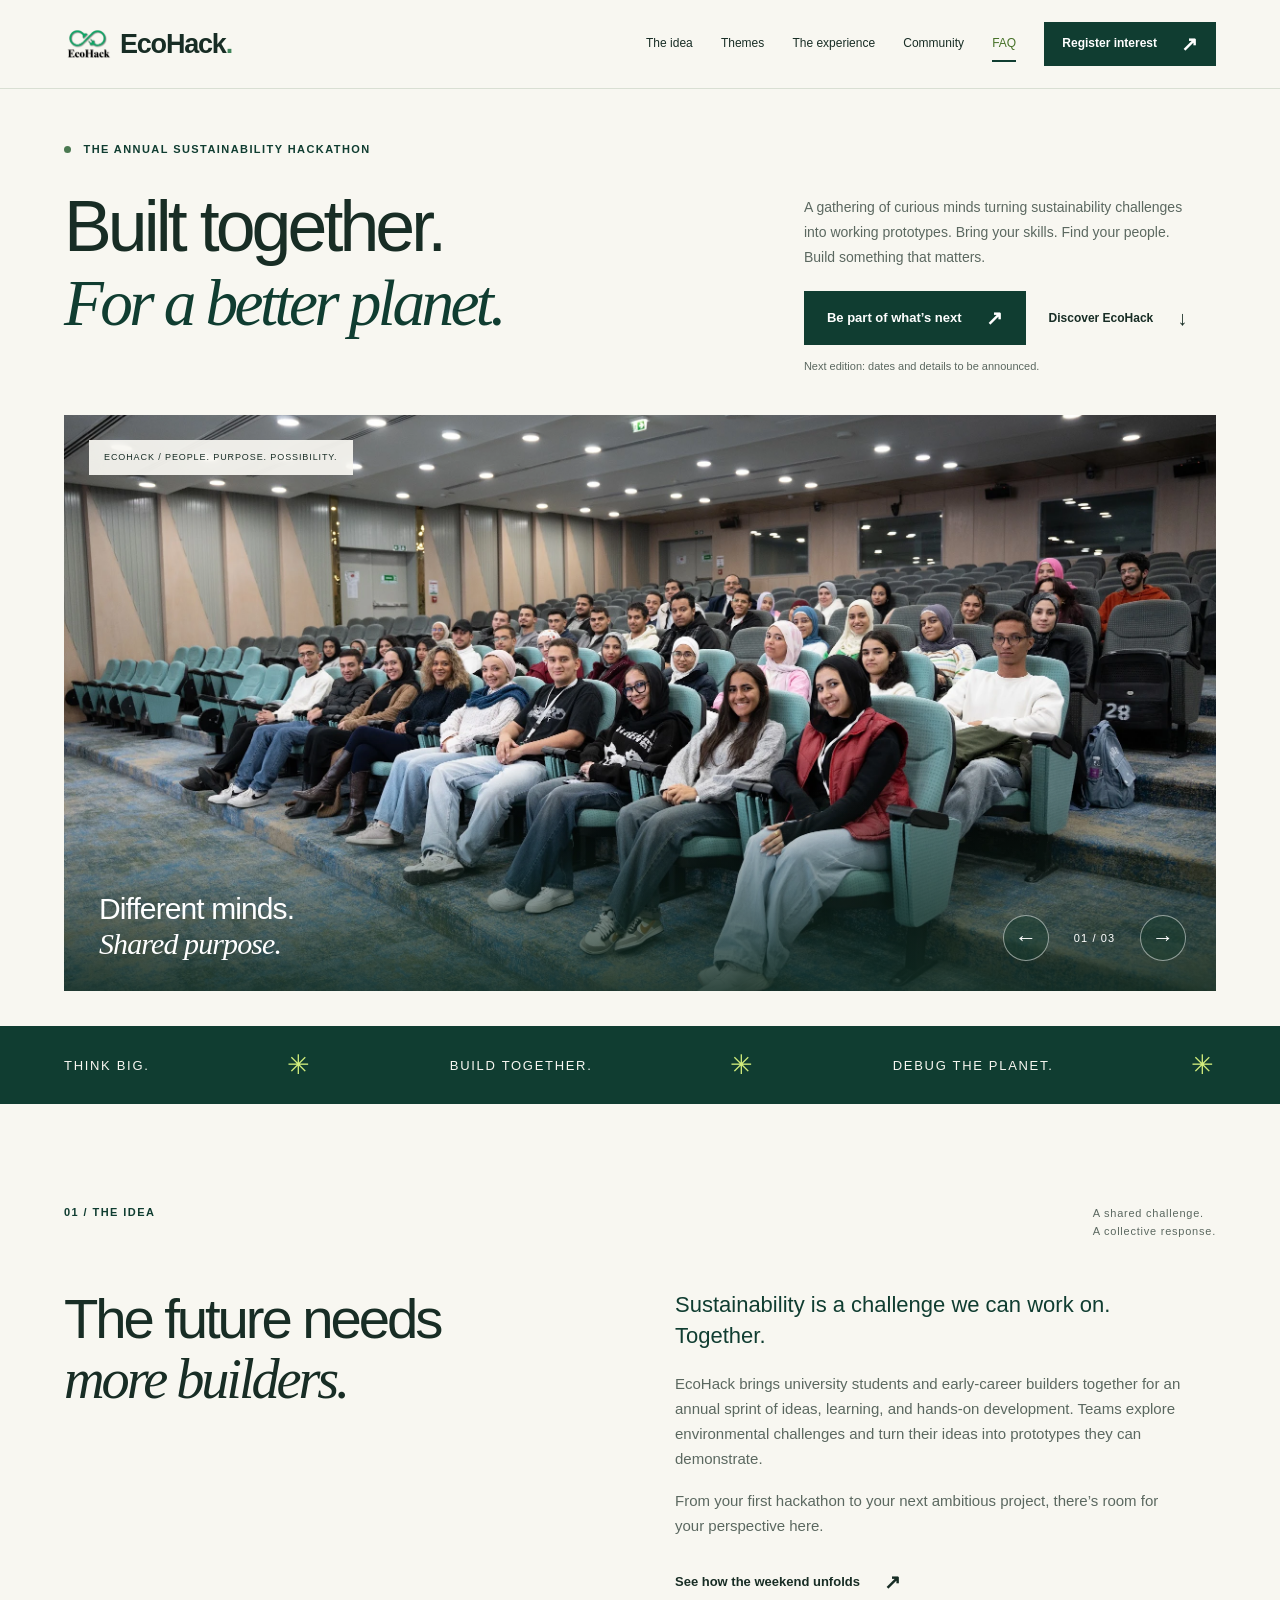
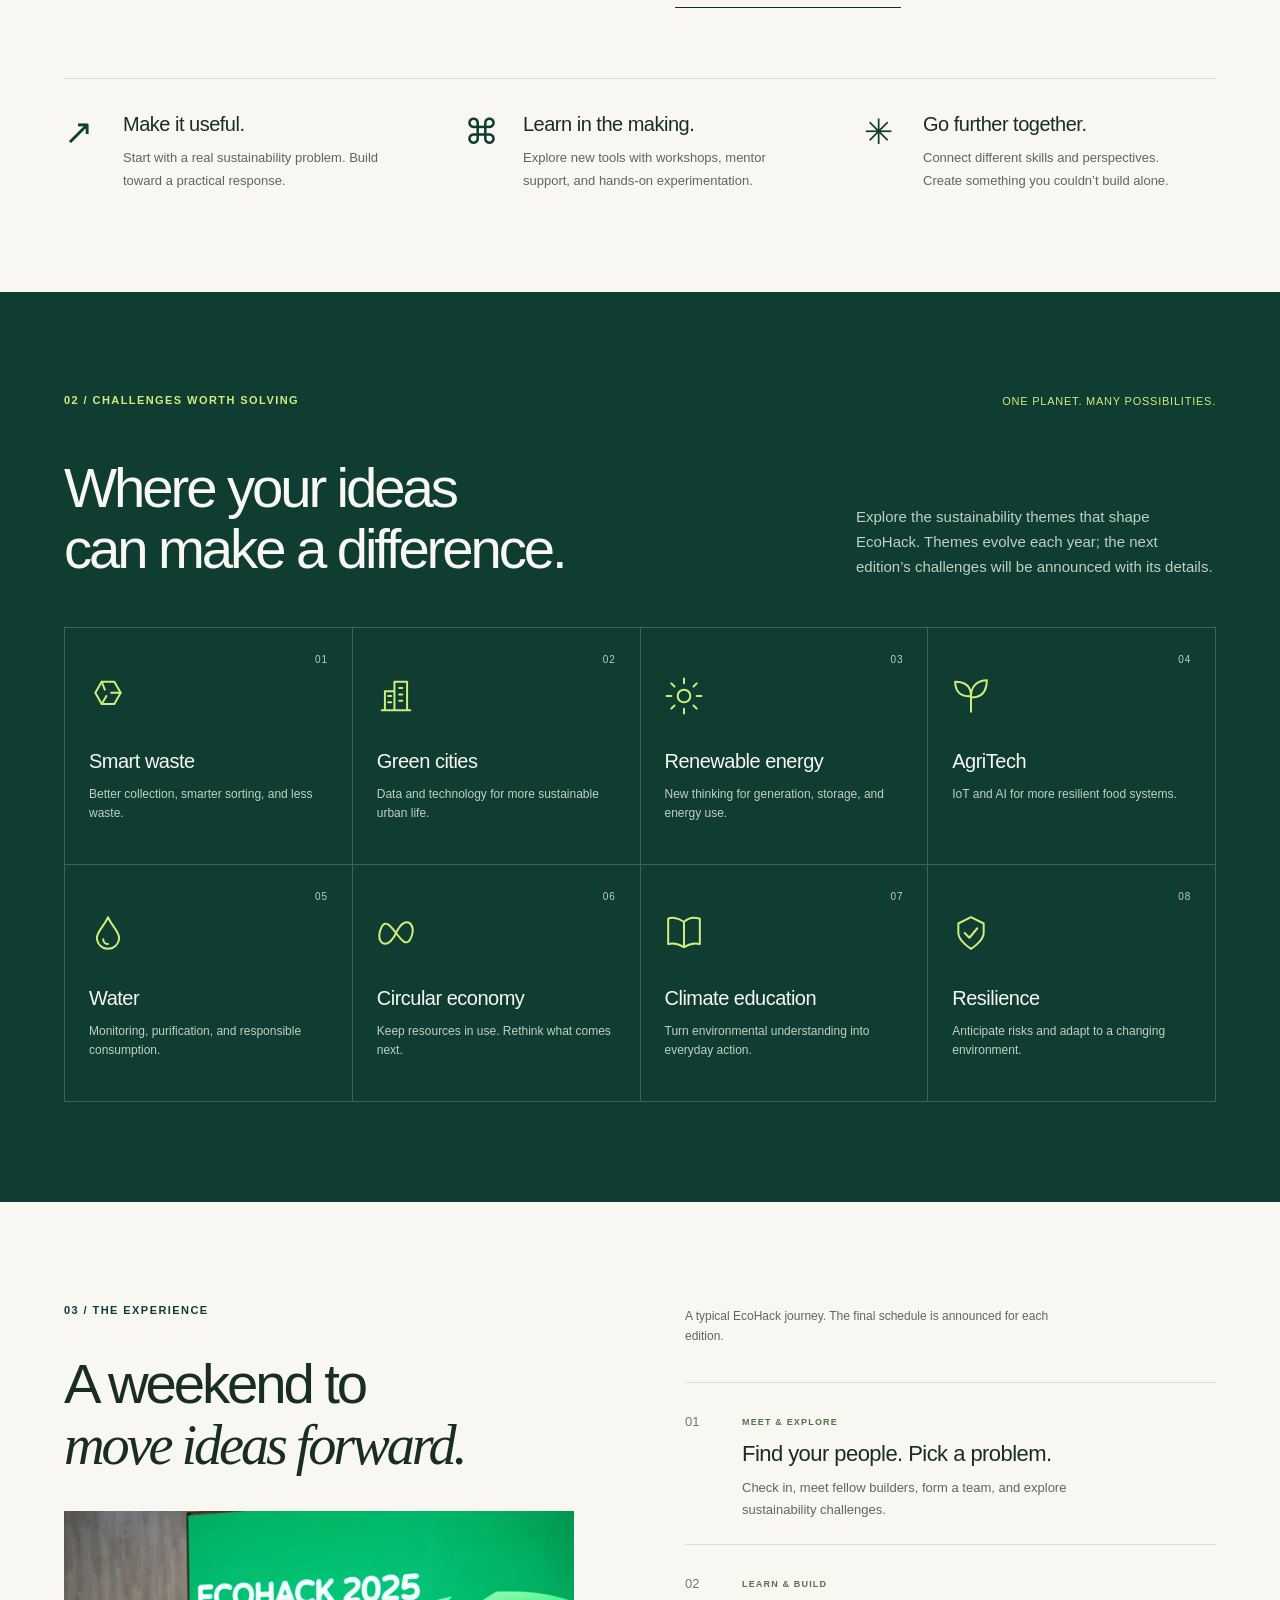
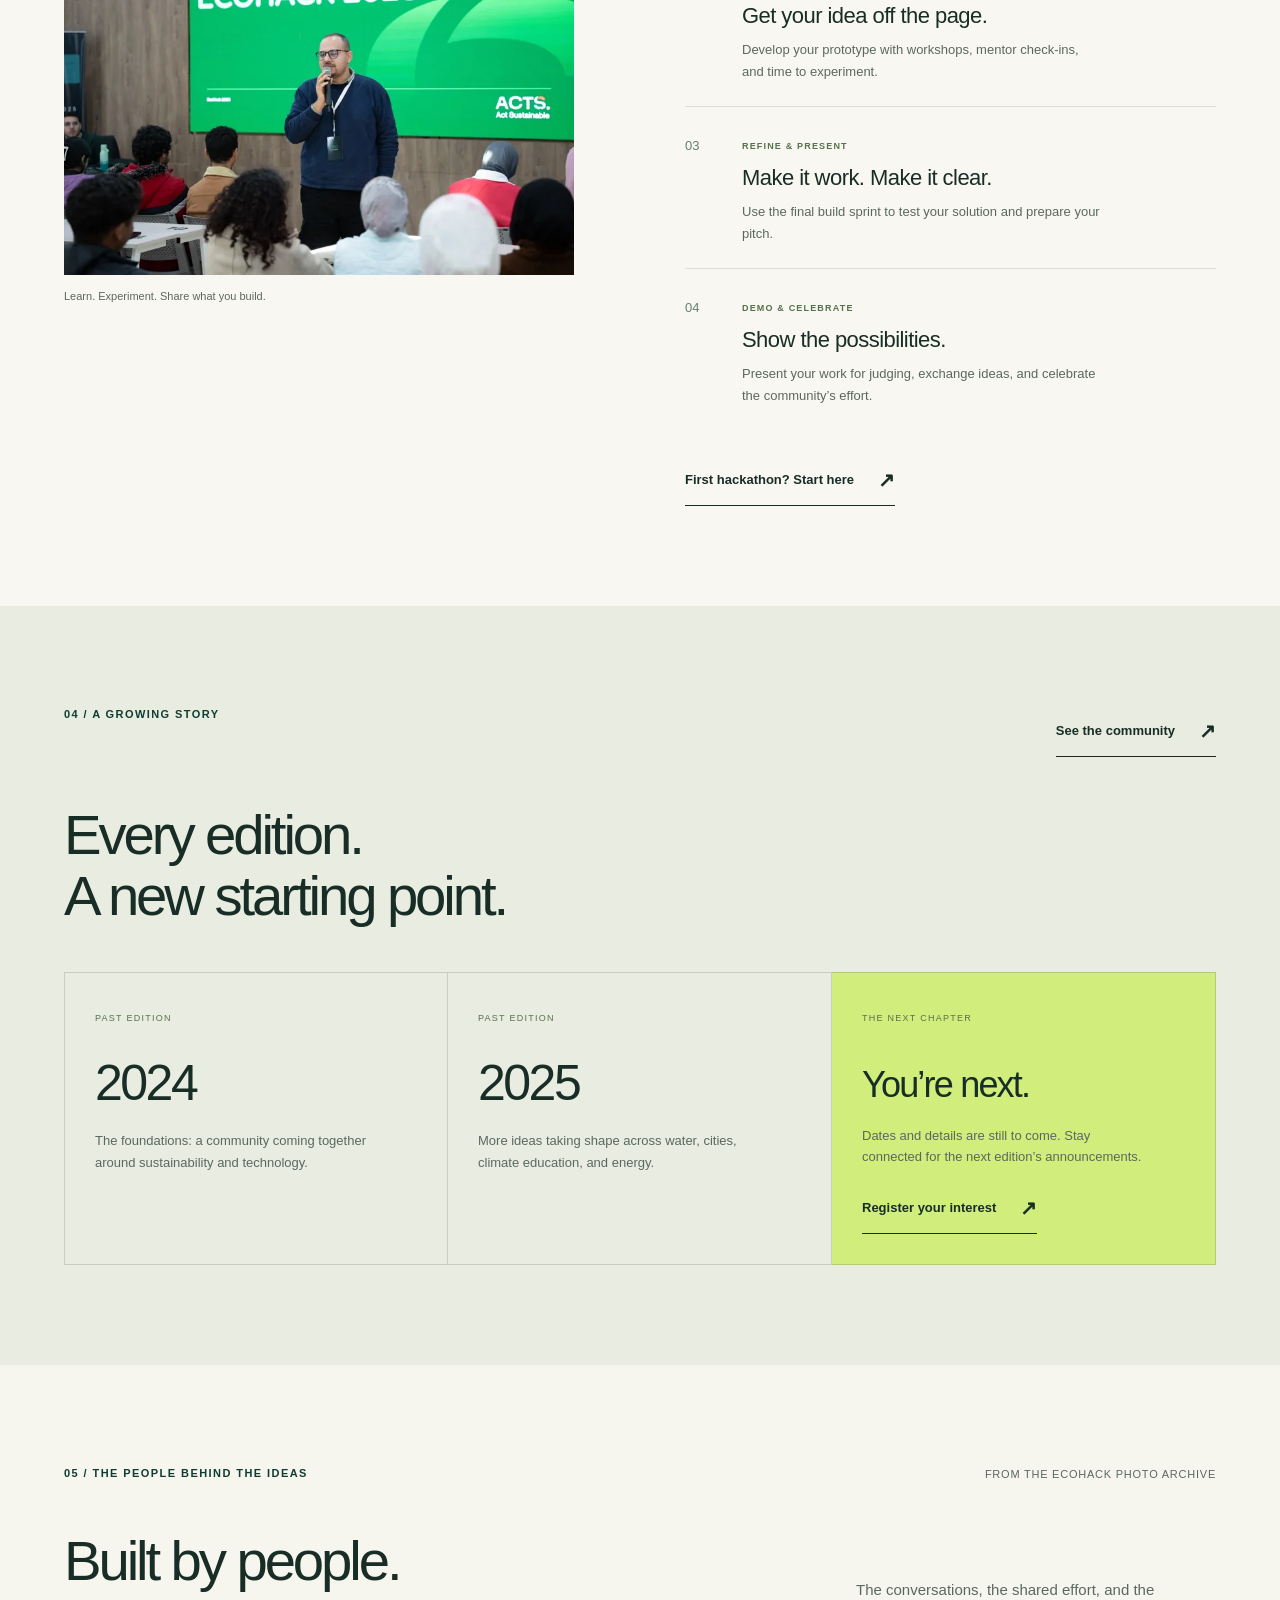
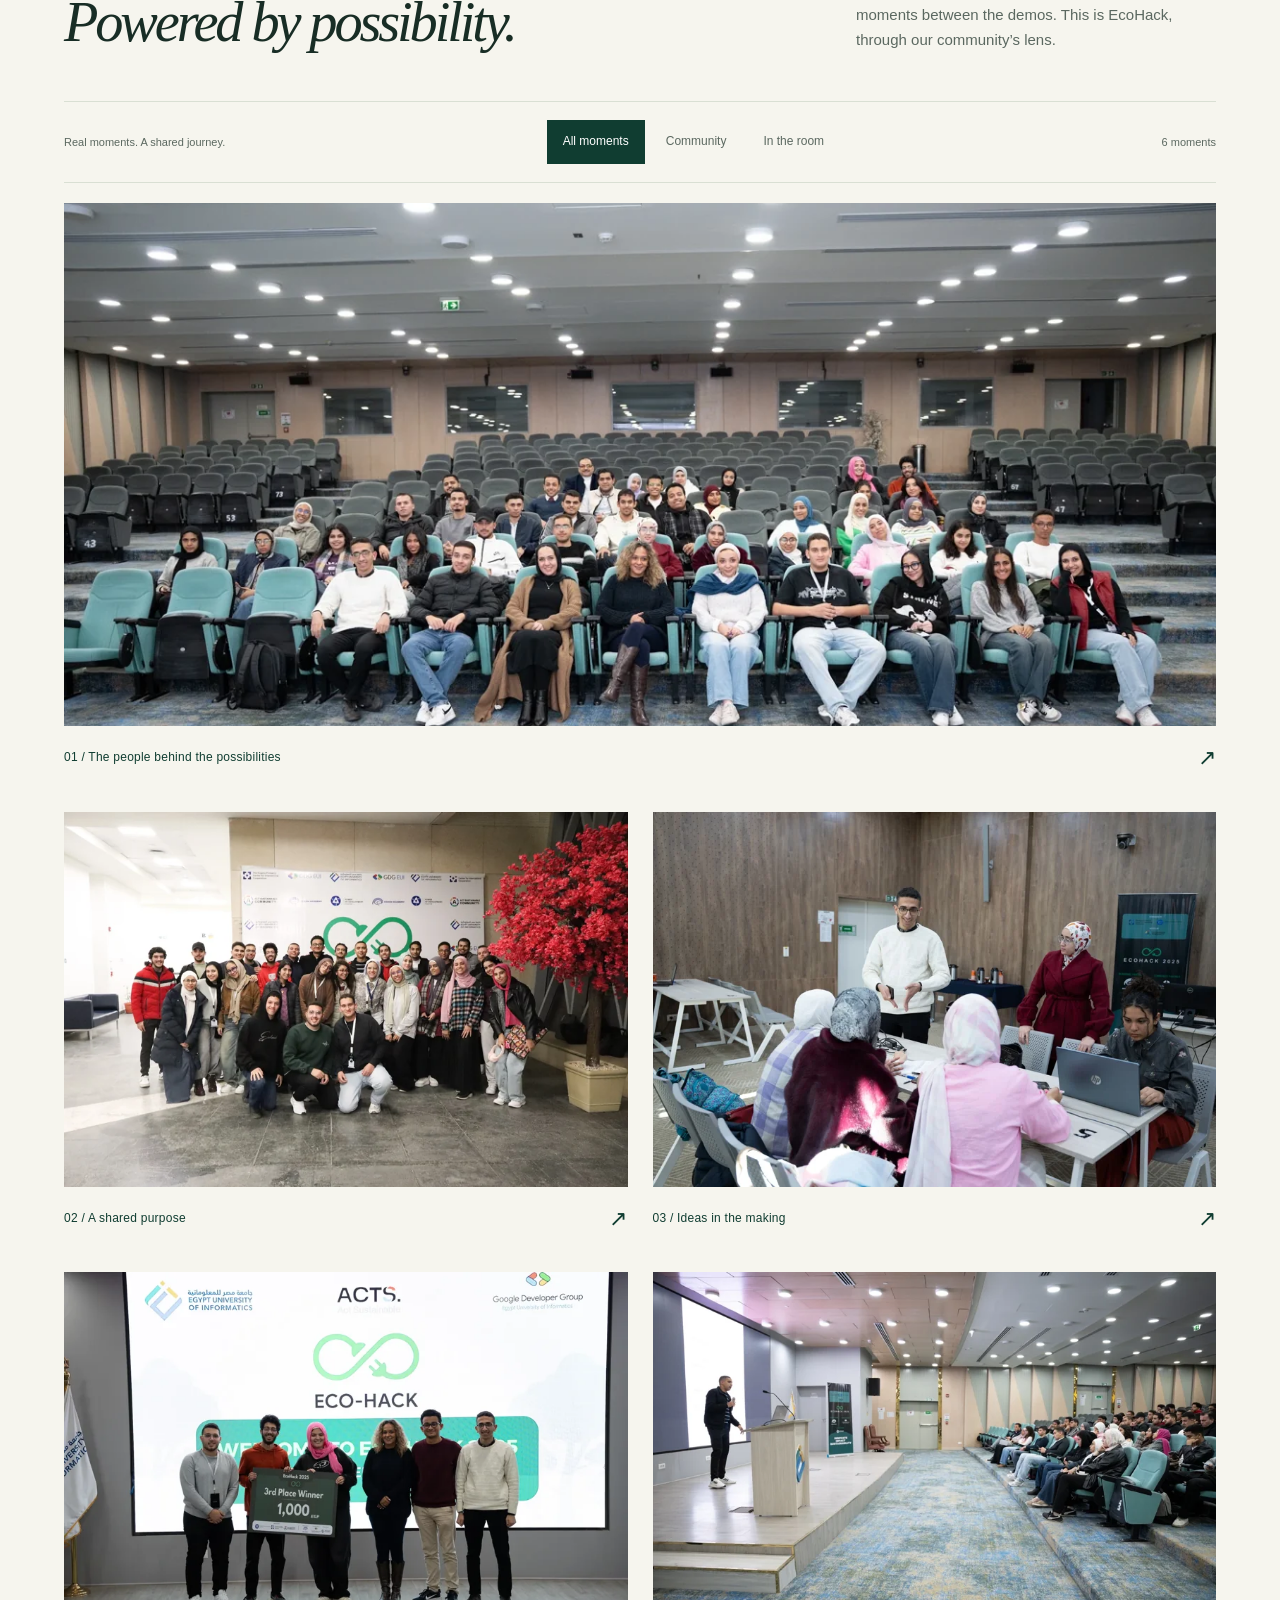
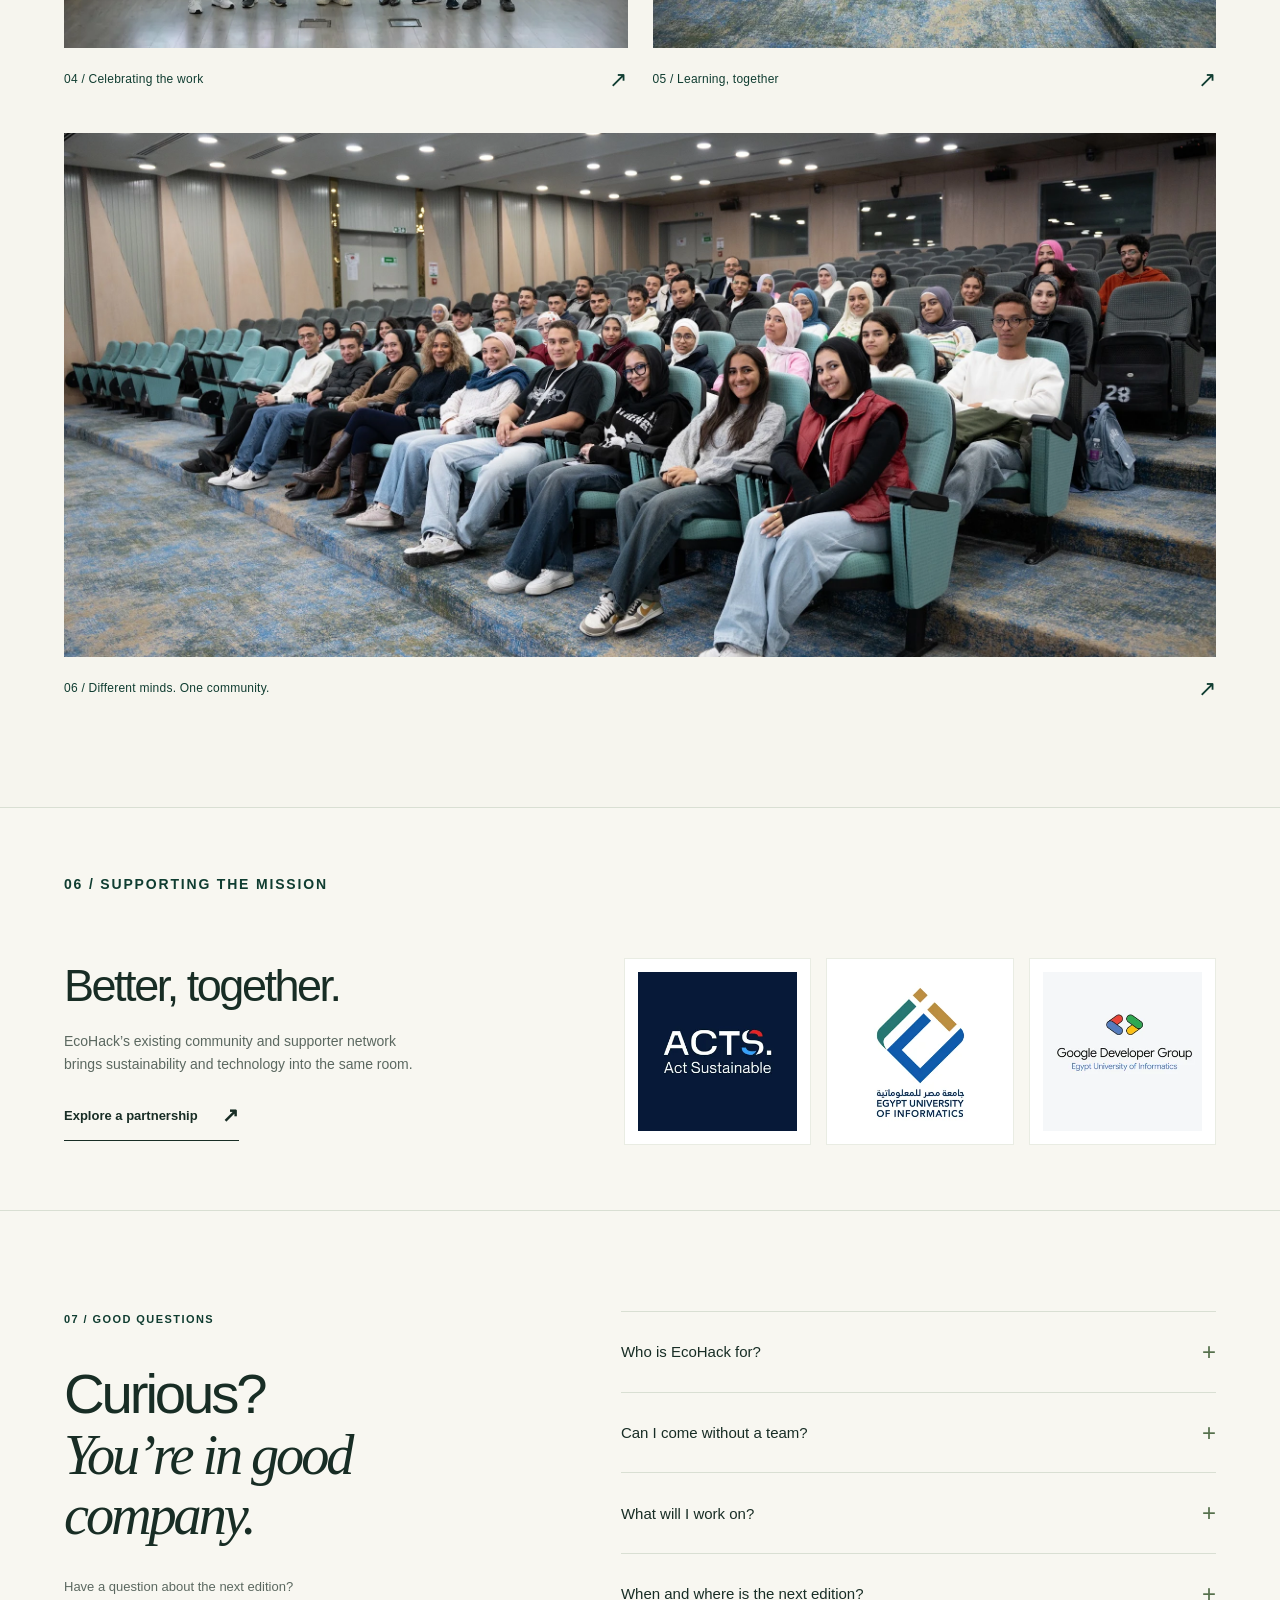
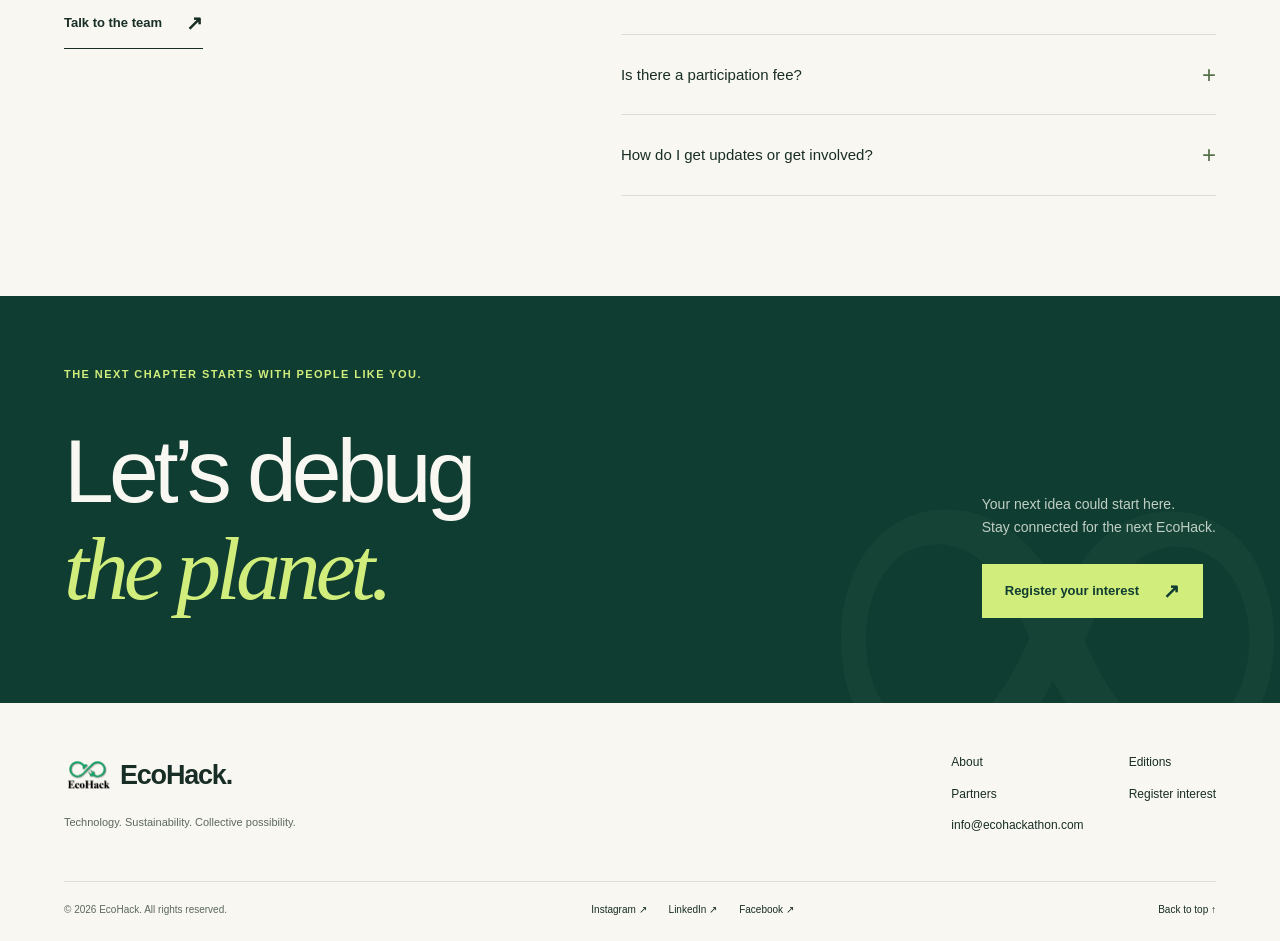
<file: index.html>
<!doctype html>
<html lang="en">
  <head>
    <meta charset="utf-8">
    <meta name="viewport" content="width=device-width, initial-scale=1">
    <title>EcoHack — Build for a planet worth building for</title>
    <meta name="description" content="EcoHack is an annual sustainability hackathon for students and early-career builders. Explore the community, sustainability themes, and updates for the next edition.">
    <meta name="theme-color" content="#123e32">
    <link rel="canonical" href="https://ecohackathon.com/">
    <meta property="og:type" content="website">
    <meta property="og:title" content="EcoHack — Debug the planet.">
    <meta property="og:description" content="An annual sustainability hackathon. Bring your curiosity. Build something that matters.">
    <meta property="og:url" content="https://ecohackathon.com/">
    <meta property="og:image" content="https://ecohackathon.com/images/og.jpg">
    <meta property="og:image:alt" content="EcoHack — Debug the planet. Annual sustainability hackathon.">
    <meta name="twitter:card" content="summary_large_image">
    <link rel="icon" type="image/png" href="images/logo.png">
    <link rel="stylesheet" href="css/styles.css">
    <script src="js/script.js" defer>
    </script>
  </head>
  <body>
    <div class="reading-progress" aria-hidden="true"><span></span></div>
    <a class="skip-link" href="#main">Skip to content</a>
    <header class="header" id="top">
      <nav class="container navbar" aria-label="Primary navigation">
        <a class="brand" href="#top" aria-label="EcoHack home">
          <img src="images/logo.png" width="47" height="29" alt="">
          <span>EcoHack<span class="brand-period">.</span>
        </span>
      </a>
      <button class="menu-toggle" type="button" aria-expanded="false" aria-controls="navMenu">Menu <span aria-hidden="true">☰</span>
      </button>
      <div class="nav-menu" id="navMenu">
        <a href="#about">The idea</a>
        <a href="#themes">Themes</a>
        <a href="#weekend">The experience</a>
        <a href="#gallery">Community</a>
        <a href="#faq">FAQ</a>
        <a class="button button-small" href="register.html">Register interest <span aria-hidden="true">↗</span>
        </a>
      </div>
    </nav>
  </header>
  <main id="main">
    <section class="hero" aria-labelledby="hero-title">
      <div class="container hero-grid">
        <div class="hero-copy">
          <p class="eyebrow">
            <span class="status-dot" aria-hidden="true">
            </span> THE ANNUAL SUSTAINABILITY HACKATHON</p>
            <h1 id="hero-title">Built together.<br><span>For a better planet.</span></h1>
          <p class="hero-lead">A gathering of curious minds turning sustainability challenges into working prototypes. Bring your skills. Find your people. Build something that matters.</p>
          <div class="actions">
            <a class="button" href="register.html">Be part of what’s next <span aria-hidden="true">↗</span>
            </a>
            <a class="text-link" href="#about">Discover EcoHack <span aria-hidden="true">↓</span>
            </a>
          </div>
          <p class="hero-note">Next edition: dates and details to be announced.</p>
          <div class="hero-bottom">
            <span class="mini-mark" aria-hidden="true">&lt;/&gt;</span>
            <p>Technology meets sustainability.<br>
              <strong>People make the difference.</strong>
            </p>
          </div>
        </div>
        <figure class="hero-photo">
          <img src="images/audience.webp" width="2400" height="1600" alt="A large group of EcoHack participants gathered in the auditorium" fetchpriority="high" srcset="images/audience-800.webp 800w, images/audience-1200.webp 1200w, images/audience.webp 2400w" sizes="100vw">
          <div class="photo-index" aria-hidden="true">ECOHACK / PEOPLE. PURPOSE. POSSIBILITY.</div>
          <figcaption>
            <span>Different minds.<br>
              <strong>Shared purpose.</strong>
            </span>
            <a href="#gallery" aria-label="Explore the EcoHack gallery">↗</a>
          </figcaption>
          <div class="hero-photo-controls" aria-label="Featured community photos"><button type="button" class="hero-prev" aria-label="Previous featured photo">←</button><span class="hero-photo-count" aria-live="polite">01 / 03</span><button type="button" class="hero-next" aria-label="Next featured photo">→</button></div>
          <div class="photo-stamp" aria-hidden="true">IDEAS INTO<br>
            <strong>IMPACT ↗</strong>
          </div>
        </figure>
      </div>
      <div class="mission-ribbon">
        <div class="container">
          <span>THINK BIG.</span>
          <span aria-hidden="true">✳</span>
          <span>BUILD TOGETHER.</span>
          <span aria-hidden="true">✳</span>
          <span>DEBUG THE PLANET.</span>
          <span aria-hidden="true">✳</span>
        </div>
      </div>
    </section>
    <section class="section about" id="about" aria-labelledby="about-title">
      <div class="container">
        <div class="section-heading">
          <p class="eyebrow">01 / THE IDEA</p>
          <p class="section-aside">A shared challenge.<br>A collective response.</p>
        </div>
        <div class="about-grid">
          <h2 id="about-title">The future needs<br>
          <em>more builders.</em>
        </h2>
        <div class="about-copy">
          <p class="large-copy">Sustainability is a challenge we can work on. Together.</p>
          <p>EcoHack brings university students and early-career builders together for an annual sprint of ideas, learning, and hands-on development. Teams explore environmental challenges and turn their ideas into prototypes they can demonstrate.</p>
          <p>From your first hackathon to your next ambitious project, there’s room for your perspective here.</p>
          <a class="text-link" href="#weekend">See how the weekend unfolds <span aria-hidden="true">↗</span>
          </a>
        </div>
      </div>
      <div class="principles">
        <article>
          <span class="principle-symbol" aria-hidden="true">↗</span>
          <h3>Make it useful.</h3>
          <p>Start with a real sustainability problem. Build toward a practical response.</p>
        </article>
        <article>
          <span class="principle-symbol" aria-hidden="true">⌘</span>
          <h3>Learn in the making.</h3>
          <p>Explore new tools with workshops, mentor support, and hands-on experimentation.</p>
        </article>
        <article>
          <span class="principle-symbol" aria-hidden="true">✳</span>
          <h3>Go further together.</h3>
          <p>Connect different skills and perspectives. Create something you couldn’t build alone.</p>
        </article>
      </div>
    </div>
  </section>
  <section class="section themes" id="themes" aria-labelledby="themes-title">
    <div class="container">
      <div class="section-heading">
        <p class="eyebrow">02 / CHALLENGES WORTH SOLVING</p>
        <span class="section-aside">ONE PLANET. MANY POSSIBILITIES.</span>
      </div>
      <div class="section-intro">
        <h2 id="themes-title">Where your ideas<br>can make a difference.</h2>
        <p>Explore the sustainability themes that shape EcoHack. Themes evolve each year; the next edition’s challenges will be announced with its details.</p>
      </div>
      <div class="theme-grid">
        <article class="theme">
          <span class="theme-no">01</span>
          <span class="theme-icon" aria-hidden="true"><svg viewBox="0 0 24 24" fill="none" stroke="currentColor" stroke-width="1.25" stroke-linecap="round" stroke-linejoin="round"><path d="M8 3h8l4 7-4 7H8l-4-7 4-7Z"/><path d="m8 3 2 5M20 10h-6M8 17l3-5"/></svg></span>
          <h3>Smart waste</h3>
          <p>Better collection, smarter sorting, and less waste.</p>
        </article>
        <article class="theme">
          <span class="theme-no">02</span>
          <span class="theme-icon" aria-hidden="true"><svg viewBox="0 0 24 24" fill="none" stroke="currentColor" stroke-width="1.25" stroke-linecap="round" stroke-linejoin="round"><path d="M3 21h18M5 21V9h6v12M11 21V3h8v18M7 12h2m-2 4h2m5-9h2m-2 4h2m-2 4h2"/></svg></span>
          <h3>Green cities</h3>
          <p>Data and technology for more sustainable urban life.</p>
        </article>
        <article class="theme">
          <span class="theme-no">03</span>
          <span class="theme-icon" aria-hidden="true"><svg viewBox="0 0 24 24" fill="none" stroke="currentColor" stroke-width="1.25" stroke-linecap="round" stroke-linejoin="round"><circle cx="12" cy="12" r="4"/><path d="M12 1v3m0 16v3M1 12h3m16 0h3M4 4l2 2m12 12 2 2M4 20l2-2M18 6l2-2"/></svg></span>
          <h3>Renewable energy</h3>
          <p>New thinking for generation, storage, and energy use.</p>
        </article>
        <article class="theme">
          <span class="theme-no">04</span>
          <span class="theme-icon" aria-hidden="true"><svg viewBox="0 0 24 24" fill="none" stroke="currentColor" stroke-width="1.25" stroke-linecap="round" stroke-linejoin="round"><path d="M12 22V12C3 13 2 6 2 3c7 0 10 3 10 9 0-7 5-10 10-10 0 7-3 11-10 11"/></svg></span>
          <h3>AgriTech</h3>
          <p>IoT and AI for more resilient food systems.</p>
        </article>
        <article class="theme">
          <span class="theme-no">05</span>
          <span class="theme-icon" aria-hidden="true"><svg viewBox="0 0 24 24" fill="none" stroke="currentColor" stroke-width="1.25" stroke-linecap="round" stroke-linejoin="round"><path d="M12 2C10 7 5 11 5 15a7 7 0 0 0 14 0c0-4-5-8-7-13Z"/><path d="M9 16a3 3 0 0 0 3 3"/></svg></span>
          <h3>Water</h3>
          <p>Monitoring, purification, and responsible consumption.</p>
        </article>
        <article class="theme">
          <span class="theme-no">06</span>
          <span class="theme-icon" aria-hidden="true"><svg viewBox="0 0 24 24" fill="none" stroke="currentColor" stroke-width="1.25" stroke-linecap="round" stroke-linejoin="round"><path d="M3 8c5-9 13 17 18 8 5-9-3-17-9-4S-2 17 3 8Z"/></svg></span>
          <h3>Circular economy</h3>
          <p>Keep resources in use. Rethink what comes next.</p>
        </article>
        <article class="theme">
          <span class="theme-no">07</span>
          <span class="theme-icon" aria-hidden="true"><svg viewBox="0 0 24 24" fill="none" stroke="currentColor" stroke-width="1.25" stroke-linecap="round" stroke-linejoin="round"><path d="M12 5v16M12 5C8 2 4 2 2 3v16c4-1 7 0 10 2 3-2 6-3 10-2V3c-3-1-7-1-10 2Z"/></svg></span>
          <h3>Climate education</h3>
          <p>Turn environmental understanding into everyday action.</p>
        </article>
        <article class="theme">
          <span class="theme-no">08</span>
          <span class="theme-icon" aria-hidden="true"><svg viewBox="0 0 24 24" fill="none" stroke="currentColor" stroke-width="1.25" stroke-linecap="round" stroke-linejoin="round"><path d="m12 2 8 4v6c0 5-8 10-8 10S4 17 4 12V6l8-4Z"/><path d="m8 12 3 3 5-6"/></svg></span>
          <h3>Resilience</h3>
          <p>Anticipate risks and adapt to a changing environment.</p>
        </article>
      </div>
    </div>
  </section>
  <section class="section experience" id="weekend" aria-labelledby="weekend-title">
    <div class="container experience-grid">
      <div class="experience-visual">
        <p class="eyebrow">03 / THE EXPERIENCE</p>
        <h2 id="weekend-title">A weekend to<br>
        <em>move ideas forward.</em>
      </h2>
      <figure>
        <img src="images/mentor-session.webp" width="1148" height="869" alt="An EcoHack mentor speaking with participants during a group session" loading="lazy" srcset="images/mentor-session-800.webp 800w, images/mentor-session-1200.webp 1200w, images/mentor-session.webp 1800w" sizes="(max-width: 767px) 100vw, 45vw">
        <figcaption>Learn. Experiment. Share what you build.</figcaption>
      </figure>
    </div>
    <div class="journey">
      <p class="journey-note">A typical EcoHack journey. The final schedule is announced for each edition.</p>
      <ol>
        <li>
          <span class="step-no">01</span>
          <div>
            <span class="step-label">MEET & EXPLORE</span>
            <h3>Find your people. Pick a problem.</h3>
            <p>Check in, meet fellow builders, form a team, and explore sustainability challenges.</p>
          </div>
        </li>
        <li>
          <span class="step-no">02</span>
          <div>
            <span class="step-label">LEARN & BUILD</span>
            <h3>Get your idea off the page.</h3>
            <p>Develop your prototype with workshops, mentor check-ins, and time to experiment.</p>
          </div>
        </li>
        <li>
          <span class="step-no">03</span>
          <div>
            <span class="step-label">REFINE & PRESENT</span>
            <h3>Make it work. Make it clear.</h3>
            <p>Use the final build sprint to test your solution and prepare your pitch.</p>
          </div>
        </li>
        <li>
          <span class="step-no">04</span>
          <div>
            <span class="step-label">DEMO & CELEBRATE</span>
            <h3>Show the possibilities.</h3>
            <p>Present your work for judging, exchange ideas, and celebrate the community’s effort.</p>
          </div>
        </li>
      </ol>
      <a class="text-link" href="#faq">First hackathon? Start here <span aria-hidden="true">↗</span>
      </a>
    </div>
  </div>
</section>
<section class="section editions" id="editions" aria-labelledby="editions-title">
  <div class="container">
    <div class="section-heading">
      <p class="eyebrow">04 / A GROWING STORY</p>
      <a class="text-link" href="#gallery">See the community <span aria-hidden="true">↗</span>
      </a>
    </div>
    <h2 id="editions-title">Every edition.<br>A new starting point.</h2>
    <div class="edition-grid">
      <article>
        <span class="edition-status">PAST EDITION</span>
        <h3>2024</h3>
        <p>The foundations: a community coming together around sustainability and technology.</p>
      </article>
      <article>
        <span class="edition-status">PAST EDITION</span>
        <h3>2025</h3>
        <p>More ideas taking shape across water, cities, climate education, and energy.</p>
      </article>
      <article class="next-edition">
        <span class="edition-status">THE NEXT CHAPTER</span>
        <h3>You’re next.</h3>
        <p>Dates and details are still to come. Stay connected for the next edition’s announcements.</p>
        <a class="text-link" href="register.html">Register your interest <span aria-hidden="true">↗</span>
        </a>
      </article>
    </div>
  </div>
</section>
<section class="section gallery" id="gallery" aria-labelledby="gallery-title">
  <div class="container">
    <div class="section-heading">
      <p class="eyebrow">05 / THE PEOPLE BEHIND THE IDEAS</p>
      <span class="section-aside">FROM THE ECOHACK PHOTO ARCHIVE</span>
    </div>
    <div class="section-intro">
      <h2 id="gallery-title">Built by people.<br>
      <em>Powered by possibility.</em>
    </h2>
    <p>The conversations, the shared effort, and the moments between the demos. This is EcoHack, through our community’s lens.</p>
  </div>
  <div class="gallery-tools"><p>Real moments. A shared journey.</p><div class="gallery-filters" role="group" aria-label="Filter community photographs"><button type="button" data-filter="all" aria-pressed="true">All moments</button><button type="button" data-filter="community" aria-pressed="false">Community</button><button type="button" data-filter="experience" aria-pressed="false">In the room</button></div><p class="filter-count" aria-live="polite">6 moments</p></div>
  <div class="gallery-grid">
<a class="gallery-item" data-category="community" data-full="images/community-portrait.webp" href="images/community-portrait.webp"><img src="images/community-portrait.webp" width="2400" height="1600" alt="A large EcoHack group seated together in the auditorium" loading="lazy" srcset="images/community-portrait-800.webp 800w, images/community-portrait-1200.webp 1200w, images/community-portrait.webp 2400w" sizes="(max-width: 767px) 100vw, 80vw"><span>01 / The people behind the possibilities <span aria-hidden="true">↗</span></span></a>
<a class="gallery-item" data-category="community" data-full="images/eco-community.webp" href="images/eco-community.webp"><img src="images/eco-community.webp" width="2400" height="1600" alt="EcoHack participants gathered for a group photo in front of the event backdrop" loading="lazy" srcset="images/eco-community-800.webp 800w, images/eco-community-1200.webp 1200w, images/eco-community.webp 2400w" sizes="(max-width: 767px) 100vw, 45vw"><span>02 / A shared purpose <span aria-hidden="true">↗</span></span></a>
<a class="gallery-item" data-category="experience" data-full="images/team-session.webp" href="images/team-session.webp"><img src="images/team-session.webp" width="2400" height="1600" alt="EcoHack teams working together around tables with laptops" loading="lazy" srcset="images/team-session-800.webp 800w, images/team-session-1200.webp 1200w, images/team-session.webp 1800w" sizes="(max-width: 767px) 100vw, 45vw"><span>03 / Ideas in the making <span aria-hidden="true">↗</span></span></a>
<a class="gallery-item" data-category="community" data-full="images/awards.webp" href="images/awards.webp"><img src="images/awards.webp" width="2400" height="1600" alt="EcoHack community members on stage holding an award board" loading="lazy" srcset="images/awards-800.webp 800w, images/awards-1200.webp 1200w, images/awards.webp 2000w" sizes="(max-width: 767px) 100vw, 45vw"><span>04 / Celebrating the work <span aria-hidden="true">↗</span></span></a>
<a class="gallery-item" data-category="experience" data-full="images/keynote.webp" href="images/keynote.webp"><img src="images/keynote.webp" width="2400" height="1600" alt="An EcoHack speaker presenting to a large audience in the auditorium" loading="lazy" srcset="images/keynote-800.webp 800w, images/keynote-1200.webp 1200w, images/keynote.webp 2000w" sizes="(max-width: 767px) 100vw, 45vw"><span>05 / Learning, together <span aria-hidden="true">↗</span></span></a>
<a class="gallery-item" data-category="community" data-full="images/audience.webp" href="images/audience.webp"><img src="images/audience.webp" width="2400" height="1600" alt="EcoHack participants seated together during the event" loading="lazy" srcset="images/audience-800.webp 800w, images/audience-1200.webp 1200w, images/audience.webp 2400w" sizes="100vw"><span>06 / Different minds. One community. <span aria-hidden="true">↗</span></span></a>
</div>
</div>
</section>
<section class="section partners" id="sponsors" aria-labelledby="partners-title">
  <div class="container">
    <div class="section-heading">
      <p class="eyebrow">06 / SUPPORTING THE MISSION</p>
    </div>
    <div class="partner-layout">
      <div>
        <h2 id="partners-title">Better, together.</h2>
        <p>EcoHack’s existing community and supporter network brings sustainability and technology into the same room.</p>
        <a class="text-link" href="mailto:info@ecohackathon.com?subject=EcoHack%20partnership%20enquiry">Explore a partnership <span aria-hidden="true">↗</span>
        </a>
      </div>
      <div class="partner-logos">
        <figure>
          <img src="images/acts.webp" width="220" height="220" alt="ACTS — Act Sustainable" loading="lazy">
        </figure>
        <figure>
          <img src="images/eui.webp" width="220" height="220" alt="Egypt University of Informatics" loading="lazy">
        </figure>
        <figure>
          <img src="images/gdg.webp" width="220" height="220" alt="Google Developer Group, Egypt University of Informatics" loading="lazy">
        </figure>
      </div>
    </div>
  </div>
</section>
<section class="section faq" id="faq" aria-labelledby="faq-title">
  <div class="container faq-grid">
    <div>
      <p class="eyebrow">07 / GOOD QUESTIONS</p>
      <h2 id="faq-title">Curious?<br>
      <em>You’re in good company.</em>
    </h2>
    <p>Have a question about the next edition?</p>
    <a class="text-link" href="mailto:info@ecohackathon.com">Talk to the team <span aria-hidden="true">↗</span>
    </a>
  </div>
  <div class="faq-list">
    <details>
      <summary>Who is EcoHack for?</summary>
      <p>EcoHack welcomes university students and early-career builders interested in sustainability. Beginners and experienced participants can learn and build together. Check the next edition’s announcement for its eligibility details.</p>
    </details>
    <details>
      <summary>Can I come without a team?</summary>
      <p>The existing EcoHack format includes team formation at the start, so you can meet other builders. Follow the next edition’s application details for team requirements.</p>
    </details>
    <details>
      <summary>What will I work on?</summary>
      <p>EcoHack explores themes including waste, cities, renewable energy, agriculture, water, circular economy, climate education, and resilience. Specific challenges are announced for each edition.</p>
    </details>
    <details>
      <summary>When and where is the next edition?</summary>
      <p>The next edition’s dates, venue, and application timeline have not been announced on this site. Register your interest on this website to share your details with the organizing team.</p>
    </details>
    <details>
      <summary>Is there a participation fee?</summary>
      <p>A fee policy for the next edition has not been confirmed here. Please check its announcement or contact the team before making plans.</p>
    </details>
    <details>
      <summary>How do I get updates or get involved?</summary>
      <p>
        <a href="register.html">Register your interest on our website</a> to share your details with the organizing team. Prospective mentors, judges, sponsors, and collaborators can <a href="mailto:info@ecohackathon.com">contact the team</a>.</p>
      </details>
    </div>
  </div>
</section>
<section class="closing" aria-labelledby="closing-title">
  <div class="container">
    <p class="eyebrow">THE NEXT CHAPTER STARTS WITH PEOPLE LIKE YOU.</p>
    <div class="closing-row">
      <h2 id="closing-title">Let’s debug<br>
      <em>the planet.</em>
    </h2>
    <div>
      <p>Your next idea could start here.<br>Stay connected for the next EcoHack.</p>
      <a class="button button-lime" href="register.html">Register your interest <span aria-hidden="true">↗</span>
      </a>
    </div>
  </div>
</div>
</section>
</main>
<footer class="footer">
  <div class="container">
    <div class="footer-top">
      <div>
        <a class="brand" href="#top">
          <img src="images/logo.png" width="47" height="29" alt="">
          <span>EcoHack.</span>
        </a>
        <p>Technology. Sustainability. Collective possibility.</p>
      </div>
      <div class="footer-links">
        <a href="#about">About</a>
        <a href="#editions">Editions</a>
        <a href="#sponsors">Partners</a>
        <a href="register.html">Register interest</a>
        <a href="mailto:info@ecohackathon.com">info@ecohackathon.com</a>
      </div>
    </div>
    <div class="footer-bottom">
      <p>© <span id="yearNow">2026</span> EcoHack. All rights reserved.</p>
      <div>
        <a href="https://www.instagram.com/ecohackathon" target="_blank" rel="noopener noreferrer">Instagram ↗</a>
        <a href="https://www.linkedin.com/company/ecohack/" target="_blank" rel="noopener noreferrer">LinkedIn ↗</a>
        <a href="https://www.facebook.com/share/1DwdWNRnn2" target="_blank" rel="noopener noreferrer">Facebook ↗</a>
      </div>
      <a href="#top">Back to top ↑</a>
    </div>
  </div>
</footer>
<dialog class="lightbox" id="galleryModal" aria-labelledby="galleryCaption">
  <div class="lightbox-toolbar">
    <p id="galleryCaption">EcoHack gallery</p>
    <button class="icon-button" id="closeGallery" type="button" aria-label="Close gallery">×</button>
  </div>
  <img id="modalImg" alt="">
  <div class="lightbox-controls">
    <button class="icon-button" id="prevImg" type="button" aria-label="Previous image">←</button>
    <p id="galleryCount" aria-live="polite">
    </p>
    <button class="icon-button" id="nextImg" type="button" aria-label="Next image">→</button>
  </div>
</dialog>
</body>
</html>
</file>
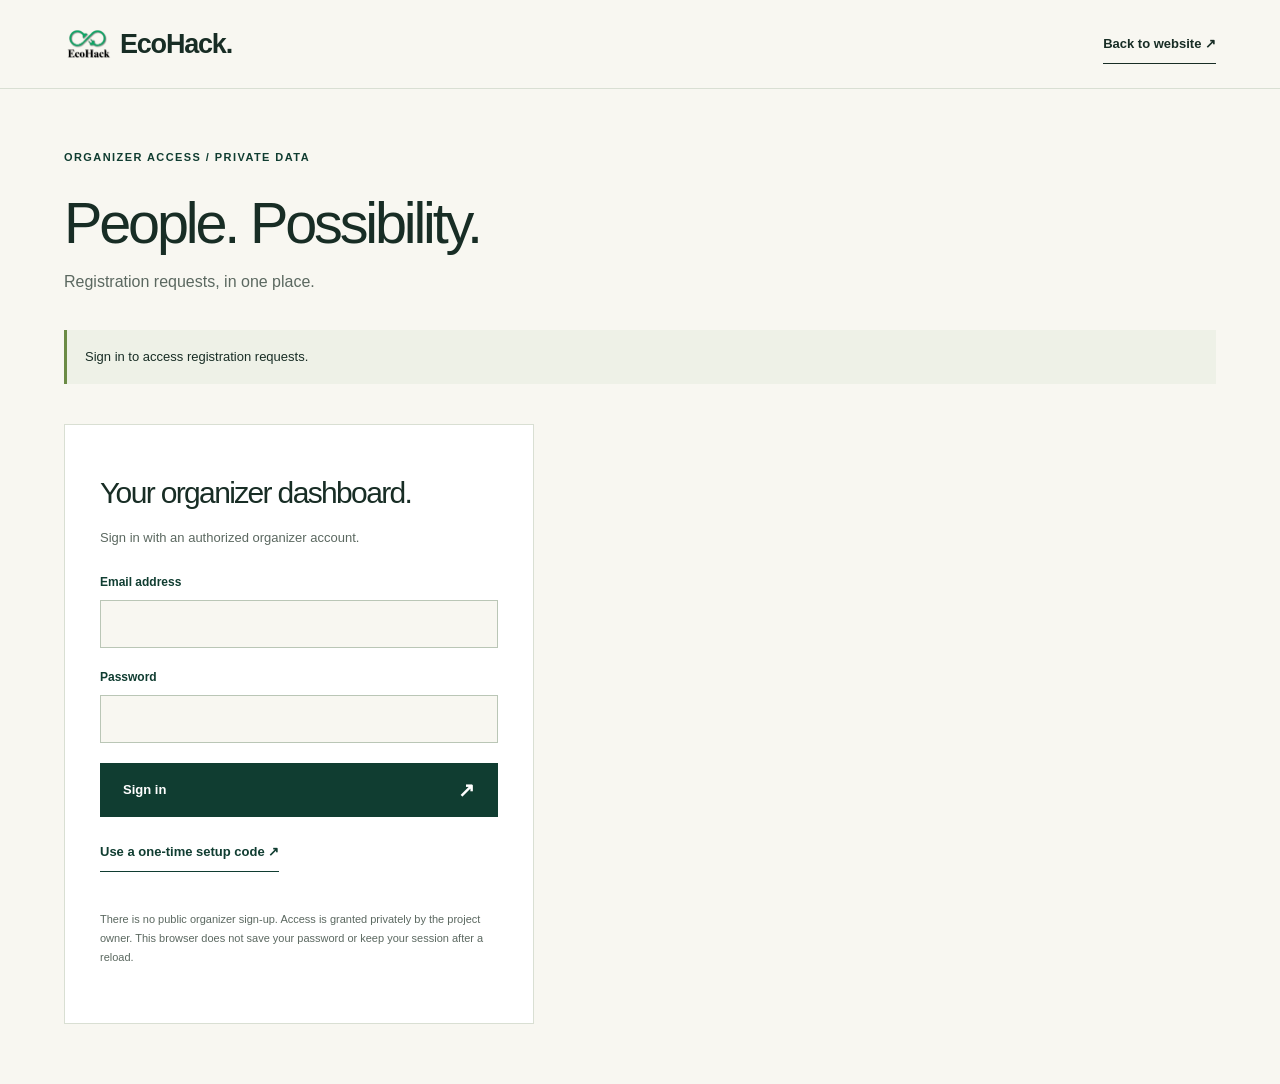
<file: admin.html>
<!doctype html>
<html lang="en"><head><meta charset="utf-8"><meta name="viewport" content="width=device-width, initial-scale=1"><meta name="robots" content="noindex,nofollow"><meta name="referrer" content="no-referrer"><title>Organizer dashboard — EcoHack</title><link rel="icon" href="images/logo.png"><link rel="stylesheet" href="css/styles.css"><link rel="stylesheet" href="css/registration.css"><script type="module" src="js/admin.js"></script></head>
<body class="admin-page"><a class="skip-link" href="#main">Skip to organizer dashboard</a><header class="header"><nav class="container navbar" aria-label="Organizer navigation"><a class="brand" href="index.html"><img src="images/logo.png" width="47" height="29" alt=""><span>EcoHack.</span></a><a class="text-link" href="index.html">Back to website ↗</a></nav></header><main id="main" class="container admin-main"><p class="eyebrow">ORGANIZER ACCESS / PRIVATE DATA</p><div class="admin-heading"><div><h1>People. Possibility.</h1><p>Registration requests, in one place.</p></div><button type="button" id="logout" class="button" hidden>Sign out ↗</button></div><div class="form-status" id="adminStatus" role="status" aria-live="polite">Checking dashboard connection…</div>
<section class="admin-login registration-card" id="loginPanel" aria-labelledby="loginTitle"><h2 id="loginTitle">Your organizer dashboard.</h2><p class="form-intro">Sign in with an authorized organizer account.</p><form id="loginForm"><div class="form-field"><label for="adminEmail">Email address</label><input id="adminEmail" name="email" type="email" autocomplete="username" required></div><div class="form-field"><label for="adminPassword">Password</label><input id="adminPassword" name="password" type="password" autocomplete="current-password" required minlength="8"></div><button id="loginButton" type="submit" class="button" disabled>Sign in <span aria-hidden="true">↗</span></button></form><button type="button" id="setupToggle" class="text-link">Use a one-time setup code ↗</button><form id="setupCodeForm" hidden><div class="form-field"><label for="setupEmail">Organizer email</label><input id="setupEmail" type="email" autocomplete="username" required></div><div class="form-field"><label for="setupCode">One-time setup code</label><input id="setupCode" inputmode="numeric" autocomplete="one-time-code" pattern="[0-9]{6,10}" required minlength="6" maxlength="10"></div><button id="verifySetupButton" type="submit" class="button" disabled>Verify setup code ↗</button></form><p class="privacy-note">There is no public organizer sign-up. Access is granted privately by the project owner. This browser does not save your password or keep your session after a reload.</p></section>
<section id="passwordPanel" class="registration-card admin-login" hidden aria-labelledby="passwordTitle"><h2 id="passwordTitle">Make this account yours.</h2><p class="form-intro">Choose your own password before opening registration requests. Use at least 12 characters.</p><form id="passwordForm"><div class="form-field"><label for="newPassword">New password</label><input id="newPassword" type="password" autocomplete="new-password" minlength="12" required></div><div class="form-field"><label for="confirmPassword">Confirm new password</label><input id="confirmPassword" type="password" autocomplete="new-password" minlength="12" required></div><button id="savePassword" class="button" type="submit">Save password and open dashboard ↗</button></form></section><section id="dashboard" hidden aria-label="Registration requests"><div class="dashboard-toolbar"><div class="form-field search-field"><label for="registrationSearch">Search name, email, university, or major</label><input id="registrationSearch" type="search" maxlength="100" autocomplete="off"></div><button type="button" id="refreshRows" class="outline-button">Refresh</button><button type="button" id="exportRows" class="button">Export this page ↓</button></div><div class="dashboard-summary"><p id="resultCount" aria-live="polite"></p><p>50 records per page · Newest first</p></div><div class="table-scroll" role="region" aria-label="Registration table, scroll horizontally to see all columns" tabindex="0"><table><caption class="sr-only">EcoHack registration requests</caption><thead><tr><th scope="col">Name</th><th scope="col">Email</th><th scope="col">Phone</th><th scope="col">University</th><th scope="col">Major</th><th scope="col">Age</th><th scope="col">Received</th></tr></thead><tbody id="registrationRows"></tbody></table></div><p id="emptyState" class="empty-state" hidden>No requests match this view.</p><div class="pagination"><button type="button" id="previousPage" class="outline-button">← Previous</button><p id="pageNumber"></p><button type="button" id="nextPage" class="outline-button">Next →</button></div></section>
<noscript><p class="form-status">JavaScript is required for the private organizer dashboard.</p></noscript></main></body></html>
</file>
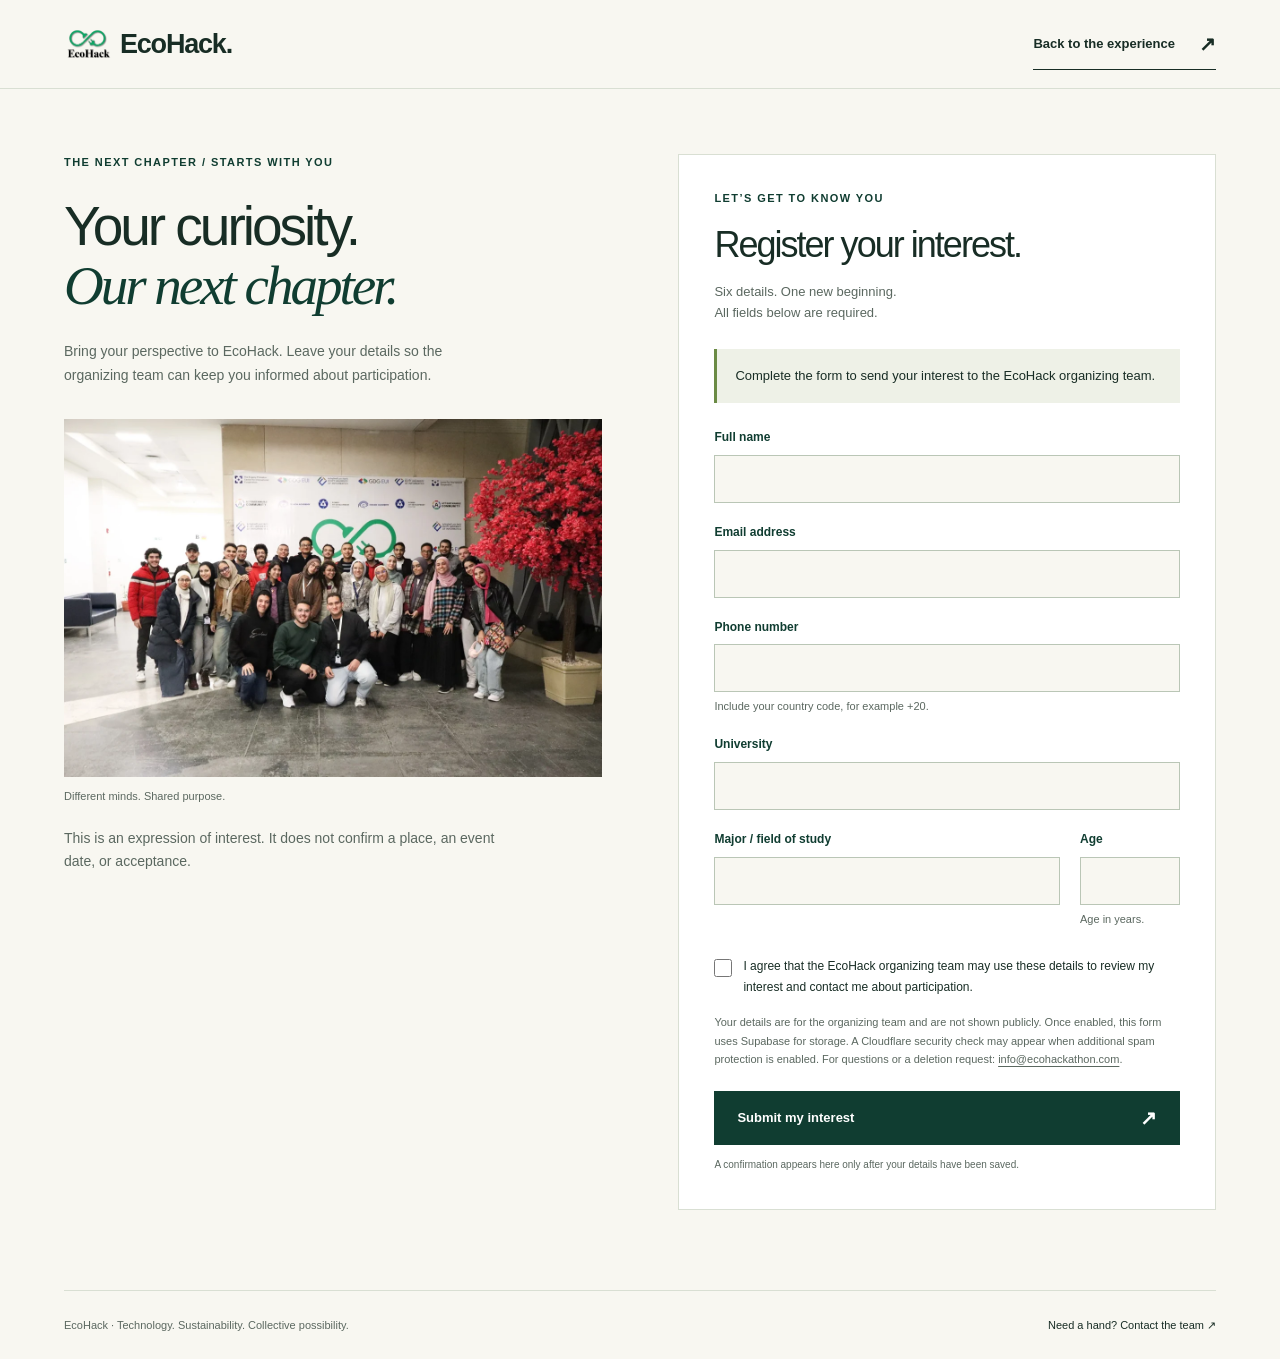
<file: register.html>
<!doctype html>
<html lang="en">
<head>
  <meta charset="utf-8"><meta name="viewport" content="width=device-width, initial-scale=1">
  <title>Register your interest — EcoHack</title>
  <meta name="description" content="Register your interest in EcoHack. Share your contact and university details with the organizing team.">
  <meta name="theme-color" content="#103d31"><link rel="canonical" href="https://ecohackathon.com/register.html">
  <meta property="og:title" content="Be part of what’s next — EcoHack"><meta property="og:description" content="Register your interest in the EcoHack community."><meta property="og:type" content="website"><meta property="og:image" content="https://ecohackathon.com/images/og.jpg">
  <link rel="icon" href="images/logo.png" type="image/png"><link rel="stylesheet" href="css/styles.css"><link rel="stylesheet" href="css/registration.css"><script type="module" src="js/registration.js"></script>
</head>
<body class="registration-page">
<a class="skip-link" href="#main">Skip to registration</a>
<header class="header"><nav class="container navbar" aria-label="Registration navigation"><a class="brand" href="index.html"><img src="images/logo.png" width="47" height="29" alt=""><span>EcoHack.</span></a><a class="text-link" href="index.html">Back to the experience <span aria-hidden="true">↗</span></a></nav></header>
<main id="main" class="container registration-layout">
  <aside class="registration-story"><p class="eyebrow">THE NEXT CHAPTER / STARTS WITH YOU</p><h1>Your curiosity.<br><em>Our next chapter.</em></h1><p>Bring your perspective to EcoHack. Leave your details so the organizing team can keep you informed about participation.</p><figure><img src="images/eco-community-1200.webp" width="1200" height="800" alt="EcoHack community gathered for a group photograph"><figcaption>Different minds. Shared purpose.</figcaption></figure><p class="registration-disclaimer">This is an expression of interest. It does not confirm a place, an event date, or acceptance.</p></aside>
  <section class="registration-card" aria-labelledby="form-title"><p class="eyebrow">LET’S GET TO KNOW YOU</p><h2 id="form-title">Register your interest.</h2><p class="form-intro">Six details. One new beginning.<br>All fields below are required.</p>
    <div class="form-status" id="registrationStatus" role="status" aria-live="polite">Checking registration availability…</div>
    <noscript><p class="form-status">JavaScript is needed to send this form. Please <a href="mailto:info@ecohackathon.com">contact the EcoHack team</a> if you need help.</p></noscript>
    <form id="registrationForm" novalidate>
      <div class="form-field"><label for="fullName">Full name</label><input id="fullName" name="fullName" autocomplete="name" required minlength="2" maxlength="120" dir="auto"><p class="field-error" id="fullNameError"></p></div>
      <div class="form-field"><label for="email">Email address</label><input id="email" name="email" type="email" autocomplete="email" required maxlength="254" dir="ltr"><p class="field-error" id="emailError"></p></div>
      <div class="form-field"><label for="phone">Phone number</label><input id="phone" name="phone" type="tel" autocomplete="tel" required maxlength="25" aria-describedby="phoneHint" dir="ltr"><p class="field-hint" id="phoneHint">Include your country code, for example +20.</p><p class="field-error" id="phoneError"></p></div>
      <div class="form-field"><label for="university">University</label><input id="university" name="university" autocomplete="organization" required minlength="2" maxlength="160" dir="auto"><p class="field-error" id="universityError"></p></div>
      <div class="field-pair"><div class="form-field"><label for="major">Major / field of study</label><input id="major" name="major" required minlength="2" maxlength="160" dir="auto"><p class="field-error" id="majorError"></p></div><div class="form-field"><label for="age">Age</label><input id="age" name="age" type="number" inputmode="numeric" min="1" max="120" step="1" required aria-describedby="ageHint"><p class="field-hint" id="ageHint">Age in years.</p><p class="field-error" id="ageError"></p></div></div>
      <div class="bot-field" aria-hidden="true"><label for="website">Leave this empty</label><input id="website" name="website" tabindex="-1" autocomplete="off"></div>
      <label class="consent-row"><input type="checkbox" id="consent" name="consent" required><span>I agree that the EcoHack organizing team may use these details to review my interest and contact me about participation.</span></label><p class="field-error" id="consentError"></p>
      <p class="privacy-note">Your details are for the organizing team and are not shown publicly. Once enabled, this form uses Supabase for storage. A Cloudflare security check may appear when additional spam protection is enabled. For questions or a deletion request: <a href="mailto:info@ecohackathon.com">info@ecohackathon.com</a>.</p>
      <div id="challenge" class="challenge"></div>
      <button type="submit" id="submitRegistration" class="button" disabled>Submit my interest <span aria-hidden="true">↗</span></button><p class="form-footnote">A confirmation appears here only after your details have been saved.</p>
    </form>
    <section id="registrationSuccess" class="success-panel" hidden tabindex="-1" aria-labelledby="successTitle"><span class="success-mark" aria-hidden="true">✓</span><h3 id="successTitle">Your interest is registered.</h3><p>Your details have been saved for the EcoHack organizing team. This is not an acceptance or a confirmed place.</p><a class="text-link" href="index.html">Back to EcoHack <span aria-hidden="true">↗</span></a></section>
  </section>
</main><footer class="container registration-footer"><p>EcoHack · Technology. Sustainability. Collective possibility.</p><a href="mailto:info@ecohackathon.com">Need a hand? Contact the team ↗</a></footer>
</body></html>
</file>
<file: css/styles.css>
:root {
  --forest:#123e32;
  --ink:#182d25;
  --muted:#5b6860;
  --paper:#f6f5ee;
  --lime:#d1ed7c;
  --line:#d9dfd3;
  --white:#fff;
  --container:1280px;
  --gutter:clamp(22px,5vw,80px);
}
* {
  box-sizing:border-box;
}
html {
  scroll-behavior:smooth;
  scroll-padding-top:100px;
}
body {
  margin:0;
  background:var(--paper);
  color:var(--ink);
  font-family:Arial,Helvetica,sans-serif;
  font-size:16px;
  line-height:1.65;
}
body.modal-open {
  overflow:hidden;
}
a {
  color:inherit;
  text-decoration:none;
}
button {
  font:inherit;
  cursor:pointer;
}
img {
  display:block;
  max-width:100%;
  height:auto;
}
h1,h2,h3,p,figure {
  margin:0;
}
h1,h2,h3 {
  line-height:1.08;
}
h1,h2 {
  font-weight:500;
  letter-spacing:-.055em;
}
h2 {
  font-size:clamp(38px,4.4vw,64px);
}
h3 {
  font-size:23px;
  font-weight:500;
  letter-spacing:-.025em;
}
em {
  font-family:Georgia,'Times New Roman',serif;
  font-weight:400;
}
p {
  color:var(--muted);
}
a,button,summary {
  -webkit-tap-highlight-color:transparent;
}
a:focus-visible,button:focus-visible,summary:focus-visible {
  outline:3px solid #7b9c2e;
  outline-offset:5px;
}
a:hover {
  text-decoration:none;
}
.container {
  width:min(var(--container),calc(100% - var(--gutter)*2));
  margin-inline:auto;
}
.section {
  padding-block:100px;
}
.eyebrow {
  font-size:11px;
  letter-spacing:.13em;
  font-weight:700;
  line-height:1.6;
  color:var(--forest);
}
.section-heading {
  display:flex;
  justify-content:space-between;
  align-items:flex-start;
  gap:24px;
  margin-bottom:48px;
}
.section-aside {
  font-size:11px;
  line-height:1.65;
  letter-spacing:.07em;
  color:var(--muted);
}
.section-intro {
  display:flex;
  align-items:flex-end;
  justify-content:space-between;
  gap:60px;
  margin-bottom:48px;
}
.section-intro>p {
  max-width:360px;
  font-size:15px;
}
.text-link {
  display:inline-flex;
  gap:24px;
  align-items:center;
  font-weight:600;
  font-size:13px;
  border-bottom:1px solid currentColor;
  padding-block:10px;
  line-height:1.5;
}
.text-link span {
  font-size:20px;
}
.text-link:hover {
  color:#527426;
}
.button {
  display:inline-flex;
  align-items:center;
  justify-content:space-between;
  gap:24px;
  min-height:54px;
  padding:15px 22px;
  background:var(--forest);
  color:var(--white);
  font-size:13px;
  font-weight:600;
  border:1px solid var(--forest);
  transition:background .2s,transform .2s;
}
.button:hover {
  background:#245746;
  transform:translateY(-2px);
}
.button>span {
  font-size:20px;
  line-height:1;
}
.button-small {
  min-height:44px;
  padding:11px 17px;
  font-size:12px;
}
.skip-link {
  position:fixed;
  top:8px;
  left:20px;
  z-index:100;
  background:var(--lime);
  padding:12px;
  transform:translateY(-150%);
}
.skip-link:focus {
  transform:none;
}
.header {
  position:sticky;
  top:0;
  z-index:20;
  background:var(--paper);
  border-bottom:1px solid var(--line);
}
.navbar {
  display:flex;
  align-items:center;
  justify-content:space-between;
  min-height:88px;
  gap:30px;
}
.brand {
  display:inline-flex;
  align-items:center;
  gap:9px;
  font-size:27px;
  font-weight:700;
  letter-spacing:-1.2px;
  white-space:nowrap;
}
.brand img {
  width:47px;
  height:29px;
  object-fit:contain;
}
.brand-period {
  color:#41865b;
}
.nav-menu {
  display:flex;
  align-items:center;
  gap:clamp(16px,2.2vw,33px);
}
.nav-menu>a:not(.button) {
  font-size:12px;
  position:relative;
  padding-block:12px;
}
.nav-menu>a:not(.button):hover,.nav-menu a[aria-current] {
  color:#467127;
}
.nav-menu a[aria-current]:after {
  content:'';
  position:absolute;
  bottom:4px;
  left:0;
  right:0;
  height:2px;
  background:var(--forest);
}
.menu-toggle {
  display:none;
}
.hero {
  padding-top:48px;
}
.hero-grid {
  display:grid;
  grid-template-columns:1fr 1fr;
  gap:42px;
  align-items:stretch;
  padding-bottom:48px;
}
.hero-copy {
  padding:30px 0 0;
}
.status-dot {
  display:inline-block;
  width:7px;
  height:7px;
  border-radius:50%;
  background:#4b7951;
  margin-right:8px;
}
.hero h1 {
  font-size:clamp(50px,5.6vw,82px);
  margin:29px 0 24px;
  line-height:1.02;
}
.hero h1>span {
  font-family:Georgia,'Times New Roman',serif;
  font-style:italic;
  color:var(--forest);
  letter-spacing:-.055em;
}
.hero-lead {
  max-width:440px;
  font-size:15px;
  line-height:1.8;
}
.actions {
  display:flex;
  align-items:center;
  gap:24px;
  flex-wrap:wrap;
  margin-top:28px;
}
.hero-note {
  font-size:11px;
  margin-top:14px;
}
.hero-bottom {
  border-top:1px solid var(--line);
  padding-top:24px;
  margin-top:40px;
  display:flex;
  align-items:center;
  gap:14px;
}
.mini-mark {
  font-size:21px;
  letter-spacing:-2px;
  border:1px solid #bdc9b7;
  border-radius:50%;
  width:46px;
  height:46px;
  display:grid;
  place-items:center;
  color:var(--forest);
}
.hero-bottom p {
  font-size:11px;
  line-height:1.6;
}
.hero-bottom strong {
  font-weight:500;
  color:var(--forest);
}
.hero-photo {
  position:relative;
  min-height:600px;
  background:#b6c5a9;
  isolation:isolate;
}
.hero-photo>img {
  position:absolute;
  width:100%;
  height:100%;
  object-fit:cover;
  object-position:center;
}
.hero-photo:after {
  content:'';
  position:absolute;
  inset:45% 0 0;
  background:linear-gradient(transparent,#102c23d9);
  z-index:0;
}
.photo-index {
  position:absolute;
  top:20px;
  left:20px;
  background:var(--paper);
  padding:8px 12px;
  font-size:9px;
  letter-spacing:.1em;
}
.hero-photo figcaption {
  position:absolute;
  bottom:30px;
  left:28px;
  right:28px;
  display:flex;
  justify-content:space-between;
  align-items:end;
  color:white;
  z-index:1;
  font-size:27px;
  line-height:1.15;
  letter-spacing:-.03em;
}
.hero-photo figcaption strong {
  font-weight:400;
  font-family:Georgia,serif;
  font-style:italic;
}
.hero-photo figcaption a {
  width:44px;
  height:44px;
  display:grid;
  place-items:center;
  border:1px solid #ffffff80;
  border-radius:50%;
  font-size:25px;
}
.photo-stamp {
  position:absolute;
  right:-16px;
  top:85px;
  background:var(--lime);
  color:var(--forest);
  padding:20px 18px;
  transform:rotate(6deg);
  font-size:11px;
  line-height:1.6;
  letter-spacing:.04em;
}
.photo-stamp strong {
  font-size:16px;
}
.mission-ribbon {
  background:var(--forest);
  color:var(--paper);
}
.mission-ribbon .container {
  display:flex;
  align-items:center;
  justify-content:space-between;
  gap:22px;
  min-height:68px;
  font-size:13px;
  letter-spacing:.07em;
  font-weight:500;
}
.mission-ribbon span:nth-child(even) {
  font-size:27px;
  color:var(--lime);
}
.about-grid {
  display:grid;
  grid-template-columns:1fr 1fr;
  gap:70px;
}
.about-copy {
  max-width:510px;
}
.large-copy {
  font-size:22px;
  line-height:1.45;
  color:var(--forest);
  margin-bottom:20px;
}
.about-copy>p:not(.large-copy) {
  font-size:15px;
  margin-bottom:18px;
}
.principles {
  display:grid;
  grid-template-columns:repeat(3,1fr);
  gap:48px;
  margin-top:70px;
  padding-top:35px;
  border-top:1px solid var(--line);
}
.principles article {
  display:grid;
  grid-template-columns:45px 1fr;
  column-gap:14px;
}
.principle-symbol {
  grid-row:span 2;
  color:var(--forest);
  font-size:35px;
  line-height:1;
}
.principles h3 {
  font-size:20px;
  margin-bottom:12px;
}
.principles p {
  font-size:13px;
  max-width:260px;
  line-height:1.7;
}
.themes {
  background:var(--forest);
  color:var(--paper);
}
.themes .eyebrow,.themes .section-aside {
  color:var(--lime);
}
.themes .section-intro>p {
  color:#c0cfc5;
}
.theme-grid {
  display:grid;
  grid-template-columns:repeat(4,1fr);
  border-top:1px solid #ffffff30;
  border-left:1px solid #ffffff30;
}
.theme {
  padding:24px;
  position:relative;
  border-right:1px solid #ffffff30;
  border-bottom:1px solid #ffffff30;
  min-height:237px;
  transition:background .2s;
}
.theme:hover {
  background:#ffffff06;
}
.theme-no {
  font-size:10px;
  letter-spacing:.08em;
  color:#bbcec0;
}
.theme-icon {
  display:block;
  color:var(--lime);
  font-size:35px;
  line-height:1.4;
  margin:14px 0 18px;
}
.theme h3 {
  font-size:20px;
  margin-bottom:12px;
}
.theme p {
  font-size:12px;
  color:#c0cfc5;
  line-height:1.65;
}
.experience-grid {
  display:grid;
  grid-template-columns:1fr 1fr;
  gap:90px;
}
.experience .eyebrow {
  margin-bottom:34px;
}
.experience h2 {
  margin-bottom:35px;
}
.experience-visual figure {
  max-width:510px;
}
.experience-visual img {
  width:100%;
  aspect-ratio:1.4;
  object-fit:cover;
}
.experience figcaption {
  font-size:11px;
  color:var(--muted);
  margin-top:12px;
}
.journey {
  padding-top:5px;
}
.journey-note {
  font-size:12px;
  max-width:390px;
  margin-bottom:35px;
}
.journey ol {
  list-style:none;
  padding:0;
  margin:0 0 25px;
}
.journey li {
  display:flex;
  gap:22px;
  padding:24px 0;
  border-top:1px solid var(--line);
}
.step-no {
  width:35px;
  flex-shrink:0;
  color:#65816a;
  font-size:13px;
  padding-top:4px;
}
.step-label {
  font-size:9px;
  letter-spacing:.13em;
  font-weight:700;
  color:#55724d;
}
.journey h3 {
  font-size:22px;
  margin:9px 0 11px;
}
.journey li p {
  font-size:13px;
  max-width:360px;
}
.editions {
  background:#e8ece1;
}
.editions h2 {
  margin-bottom:45px;
}
.edition-grid {
  display:grid;
  grid-template-columns:repeat(3,1fr);
}
.edition-grid article {
  padding:30px;
  border:1px solid #c6cebe;
}
.edition-grid article+article {
  border-left:0;
}
.edition-status {
  font-size:9px;
  letter-spacing:.14em;
  color:#59704f;
}
.edition-grid h3 {
  font-size:50px;
  letter-spacing:-.05em;
  margin:27px 0 20px;
  display:flex;
  justify-content:space-between;
}
.edition-grid h3>span {
  font-size:26px;
  color:#728369;
}
.edition-grid p {
  font-size:13px;
  max-width:290px;
}
.edition-grid .next-edition {
  background:var(--lime);
  border-color:#b3cb74;
}
.next-edition h3 {
  font-size:36px;
  padding-top:10px;
}
.next-edition .text-link {
  margin-top:15px;
}
.gallery {
  background:#f6f5ee;
}
.gallery-grid {
  display:grid;
  grid-template-columns:1fr 1fr;
  gap:25px;
}
.gallery-item {
  padding:0;
  background:none;
  border:0;
  text-align:left;
  color:var(--forest);
  min-width:0;
}
.gallery-item img {
  width:100%;
  height:310px;
  object-fit:cover;
  transition:filter .2s;
}
.gallery-item:first-child img {
  object-position:50% 20%;
}
.gallery-item:hover img {
  filter:brightness(.9);
}
.gallery-item>span {
  display:flex;
  justify-content:space-between;
  font-size:11px;
  letter-spacing:.02em;
  margin-top:11px;
  align-items:center;
}
.gallery-item>span>span {
  font-size:22px;
}
.gallery-item:nth-child(2) img {
  object-position:50% 40%;
}
.gallery-item:nth-child(4) img {
  object-position:50% 15%;
}
.partners {
  border-block:1px solid var(--line);
  padding-block:65px;
}
.partner-layout {
  display:grid;
  grid-template-columns:.9fr 1.1fr;
  gap:75px;
  align-items:center;
}
.partners h2 {
  font-size:45px;
  margin-bottom:20px;
}
.partners p {
  font-size:14px;
  max-width:370px;
  margin-bottom:14px;
}
.partner-logos {
  display:grid;
  grid-template-columns:repeat(3,1fr);
  gap:15px;
}
.partner-logos figure {
  background:#fff;
  aspect-ratio:1;
  display:flex;
  align-items:center;
  padding:13px;
}
.partner-logos img {
  width:100%;
  object-fit:contain;
}
.faq-grid {
  display:grid;
  grid-template-columns:.9fr 1.1fr;
  gap:70px;
}
.faq .eyebrow {
  margin-bottom:35px;
}
.faq h2 {
  margin-bottom:30px;
}
.faq-grid>div>p:not(.eyebrow) {
  font-size:13px;
}
.faq-list {
  border-top:1px solid var(--line);
}
details {
  border-bottom:1px solid var(--line);
}
summary {
  list-style:none;
  cursor:pointer;
  display:flex;
  align-items:center;
  justify-content:space-between;
  gap:20px;
  padding:23px 0;
  font-size:15px;
  line-height:1.4;
}
summary::-webkit-details-marker {
  display:none;
}
summary:after {
  content:'+';
  font-size:24px;
  font-weight:400;
  color:#55704c;
}
details[open] summary:after {
  content:'−';
}
details p {
  font-size:13px;
  line-height:1.8;
  padding:0 30px 25px 0;
}
details p a {
  text-decoration:underline;
  text-underline-offset:3px;
}
.closing {
  background:var(--forest);
  color:var(--paper);
  padding-block:70px 85px;
}
.closing .eyebrow {
  color:var(--lime);
  margin-bottom:40px;
}
.closing-row {
  display:flex;
  justify-content:space-between;
  align-items:end;
  gap:45px;
}
.closing h2 {
  font-size:clamp(64px,7vw,102px);
}
.closing h2 em {
  color:var(--lime);
}
.closing-row p {
  color:#c0cfc5;
  font-size:14px;
  margin-bottom:25px;
}
.button-lime {
  background:var(--lime);
  border-color:var(--lime);
  color:var(--forest);
}
.button-lime:hover {
  background:#e0f2ad;
}
.footer {
  padding-block:50px 22px;
}
.footer-top {
  display:flex;
  justify-content:space-between;
  gap:30px;
  padding-bottom:45px;
}
.footer-top p {
  font-size:11px;
  margin-top:15px;
}
.footer-links {
  display:grid;
  grid-template-columns:auto auto;
  gap:12px 45px;
  align-content:center;
  font-size:12px;
}
.footer-links a:hover,.footer-bottom a:hover {
  text-decoration:underline;
}
.footer-bottom {
  border-top:1px solid var(--line);
  padding-top:20px;
  display:flex;
  justify-content:space-between;
  align-items:center;
  gap:20px;
  font-size:10px;
}
.footer-bottom>div {
  display:flex;
  gap:22px;
}
.lightbox {
  width:min(1100px,94vw);
  max-height:94dvh;
  padding:14px 20px;
  background:#f6f5ee;
  border:0;
  color:var(--forest);
}
.lightbox::backdrop {
  background:#091a14eb;
}
.lightbox-toolbar,.lightbox-controls {
  display:flex;
  align-items:center;
  justify-content:space-between;
  gap:20px;
}
.lightbox-toolbar p,.lightbox-controls p {
  font-size:12px;
  color:var(--forest);
}
.lightbox>img {
  width:100%;
  height:min(70dvh,750px);
  object-fit:contain;
  margin-block:10px;
}
.icon-button {
  background:transparent;
  border:1px solid #b4c1ab;
  min-width:44px;
  min-height:44px;
  font-size:26px;
  color:var(--forest);
}
@media(min-width:1500px) {
  .hero h1 {
    font-size:84px;
  }
  .hero-photo {
    min-height:650px;
  }
}
@media(max-width:1100px) {
  .nav-menu {
    gap:16px;
  }
  .nav-menu>a:not(.button) {
    font-size:11px;
  }
  .navbar {
    gap:20px;
  }
  .hero-grid {
    gap:30px;
  }
  .hero-photo {
    min-height:570px;
  }
  .hero-copy {
    padding-top:15px;
  }
  .hero h1 {
    font-size:clamp(48px,5.7vw,68px);
  }
  .actions {
    gap:15px;
  }
  .actions .button {
    font-size:12px;
  }
  .hero-bottom {
    margin-top:25px;
  }
  .experience-grid {
    gap:45px;
  }
  .theme {
    padding:20px;
  }
  .theme h3 {
    font-size:18px;
  }
  .partner-layout {
    gap:35px;
  }
  .section {
    padding-block:80px;
  }
  .faq-grid {
    gap:40px;
  }
  .section-intro {
    gap:35px;
  }
  .section-intro>p {
    max-width:300px;
  }
  .edition-grid article {
    padding:24px;
  }
  .edition-grid h3 {
    font-size:43px;
  }
  .next-edition h3 {
    font-size:30px;
  }
  .hero-photo figcaption {
    font-size:24px;
  }
}
@media(max-width:900px) {
  .js .menu-toggle {
    display:flex;
    align-items:center;
    gap:15px;
    min-height:44px;
    border:1px solid #b8c5b1;
    padding:8px 14px;
    background:transparent;
    color:var(--forest);
    font-size:12px;
  }
  .menu-toggle span {
    font-size:20px;
  }
  .navbar {
    min-height:74px;
    flex-wrap:wrap;
    position:relative;
  }
  .nav-menu {
    display:flex;
    width:100%;
    padding:0 0 24px;
    align-items:stretch;
    gap:0;
    flex-direction:column;
  }
  .js .nav-menu {
    display:none;
  }
  .js .nav-menu.is-open {
    display:flex;
  }
  .nav-menu>a:not(.button) {
    font-size:15px;
    padding:13px 0;
    border-top:1px solid var(--line);
  }
  .nav-menu .button {
    margin-top:12px;
    align-self:flex-start;
  }
  .nav-menu a[aria-current]:after {
    display:none;
  }
  .hero-photo {
    min-height:610px;
  }
  .hero-copy {
    padding-top:0;
  }
  .hero h1 {
    font-size:53px;
  }
  .hero-lead {
    font-size:14px;
  }
  .hero-bottom {
    gap:8px;
  }
  .hero-bottom p {
    font-size:10px;
  }
  .section-intro h2 {
    font-size:43px;
  }
  .principles {
    gap:25px;
  }
  .principles article {
    display:block;
  }
  .principle-symbol {
    display:block;
    margin-bottom:20px;
  }
  .theme-grid {
    grid-template-columns:repeat(2,1fr);
  }
  .theme {
    min-height:220px;
  }
  .theme h3 {
    font-size:21px;
  }
  .theme p {
    font-size:13px;
  }
  .theme-icon {
    margin:8px 0 14px;
  }
  .about-grid {
    gap:35px;
  }
  .large-copy {
    font-size:20px;
  }
  .experience-grid {
    gap:30px;
  }
  .journey li {
    gap:10px;
  }
  .journey h3 {
    font-size:20px;
  }
  .edition-grid {
    grid-template-columns:1fr 1fr;
  }
  .edition-grid article:nth-child(3) {
    grid-column:1/-1;
    border-left:1px solid #b3cb74;
    border-top:0;
  }
  .next-edition h3 {
    padding-top:0;
  }
  .partner-layout {
    grid-template-columns:1fr;
  }
  .partner-logos {
    max-width:550px;
  }
  .faq-grid {
    grid-template-columns:1fr 1.2fr;
  }
  .closing-row {
    align-items:start;
    flex-direction:column;
    gap:35px;
  }
  .footer-bottom {
    flex-wrap:wrap;
  }
  .hero-note {
    max-width:200px;
  }
}
@media(max-width:767px) {
  html {
    scroll-padding-top:90px;
  }
  .section {
    padding-block:64px;
  }
  .hero {
    padding-top:30px;
  }
  .hero-grid {
    grid-template-columns:1fr;
    padding-bottom:30px;
    gap:30px;
  }
  .hero-copy {
    padding:0;
  }
  .hero h1 {
    font-size:clamp(47px,9.5vw,72px);
    margin-top:22px;
    max-width:600px;
  }
  .hero-lead {
    max-width:510px;
    font-size:15px;
  }
  .actions {
    gap:18px;
  }
  .hero-note {
    max-width:none;
  }
  .hero-bottom {
    margin-top:25px;
    padding-top:18px;
  }
  .hero-bottom p {
    font-size:11px;
  }
  .hero-photo {
    min-height:0;
    height:470px;
  }
  .hero-photo>img {
    object-position:50% 45%;
  }
  .photo-stamp {
    right:-8px;
    top:55px;
    padding:15px;
  }
  .hero-photo figcaption {
    left:22px;
    right:22px;
    bottom:22px;
  }
  .mission-ribbon .container {
    min-height:62px;
    gap:12px;
    font-size:9px;
    letter-spacing:.025em;
  }
  .mission-ribbon span:nth-child(even) {
    font-size:19px;
  }
  .mission-ribbon span:last-child {
    display:none;
  }
  .section-heading {
    margin-bottom:30px;
  }
  .section-aside {
    font-size:9px;
  }
  .about-grid {
    grid-template-columns:1fr;
    gap:30px;
  }
  .about-copy {
    max-width:100%;
  }
  .about h2 {
    font-size:48px;
  }
  .principles {
    margin-top:38px;
    gap:24px;
    grid-template-columns:1fr;
    padding-top:30px;
  }
  .principles article {
    display:grid;
    grid-template-columns:44px 1fr;
  }
  .principles p {
    max-width:450px;
  }
  .principle-symbol {
    margin:0;
  }
  .section-intro {
    flex-direction:column;
    align-items:start;
    gap:22px;
    margin-bottom:32px;
  }
  .section-intro>p {
    max-width:500px;
    font-size:14px;
  }
  .section-intro h2 {
    font-size:44px;
  }
  .theme {
    padding:20px 17px;
    min-height:233px;
  }
  .theme h3 {
    font-size:19px;
  }
  .theme p {
    font-size:12px;
  }
  .experience-grid {
    grid-template-columns:1fr;
    gap:34px;
  }
  .experience-visual figure {
    max-width:100%;
  }
  .experience h2 {
    font-size:46px;
  }
  .experience-visual img {
    aspect-ratio:1.5;
  }
  .journey-note {
    max-width:100%;
    margin-bottom:22px;
  }
  .journey li {
    gap:18px;
    padding-block:23px;
  }
  .journey h3 {
    font-size:23px;
  }
  .journey li p {
    max-width:100%;
  }
  .edition-grid {
    grid-template-columns:1fr;
  }
  .edition-grid article+article {
    border-left:1px solid #c6cebe;
    border-top:0;
  }
  .edition-grid article:nth-child(3) {
    grid-column:auto;
  }
  .edition-grid article {
    padding:25px;
  }
  .edition-grid h3 {
    font-size:48px;
    margin:20px 0 15px;
  }
  .edition-grid h3>span {
    display:none;
  }
  .edition-grid p {
    max-width:100%;
  }
  .gallery-grid {
    gap:22px 16px;
  }
  .gallery-item img {
    height:200px;
  }
  .gallery-item>span {
    font-size:10px;
    gap:6px;
    align-items:start;
  }
  .gallery-item>span>span {
    font-size:17px;
  }
  .gallery-item:nth-child(1),.gallery-item:nth-child(4) {
    grid-column:1/-1;
  }
  .gallery-item:nth-child(1) img,.gallery-item:nth-child(4) img {
    height:280px;
  }
  .partners h2 {
    font-size:42px;
  }
  .partner-logos {
    gap:10px;
  }
  .partner-logos figure {
    padding:8px;
  }
  .faq-grid {
    grid-template-columns:1fr;
    gap:35px;
  }
  .faq .eyebrow {
    margin-bottom:25px;
  }
  .faq h2 {
    font-size:44px;
  }
  .faq h2 em {
    font-size:.9em;
  }
  .faq h2 {
    margin-bottom:24px;
  }
  summary {
    font-size:14px;
    min-height:70px;
  }
  .closing {
    padding-block:55px;
  }
  .closing .eyebrow {
    font-size:10px;
    margin-bottom:28px;
  }
  .closing h2 {
    font-size:68px;
  }
  .closing-row {
    gap:30px;
  }
  .closing .button {
    font-size:12px;
    padding-inline:17px;
  }
  .footer {
    padding-top:35px;
  }
  .footer-top {
    flex-direction:column;
    gap:27px;
    padding-bottom:30px;
  }
  .footer-links {
    grid-template-columns:1fr 1fr;
    gap:14px;
  }
  .footer-links a:last-child {
    grid-column:1/-1;
  }
  .footer-bottom {
    align-items:start;
    flex-direction:column;
    gap:16px;
  }
  .footer-bottom>div {
    gap:25px;
  }
  .lightbox {
    padding:10px;
  }
  .lightbox>img {
    height:60dvh;
  }
  .lightbox-toolbar p {
    max-width:80%;
  }
}
@media(prefers-reduced-motion:reduce) {
  html {
    scroll-behavior:auto;
  }
  *,*:before,*:after {
    transition:none!important;
    animation:none!important;
  }
}

/* Community-led editorial refinement */
:root {
  --forest: #103d31;
  --paper: #f8f7f1;
}
.reading-progress {
  position: fixed;
  inset: 0 0 auto;
  height: 3px;
  z-index: 50;
  pointer-events: none;
}
.reading-progress span {
  display: block;
  width: 100%;
  height: 100%;
  background: #89b844;
  transform: scaleX(0);
  transform-origin: left;
}
.header {
  transition: box-shadow .3s, background .3s;
}
.header.is-scrolled {
  background: #f8f7f1f5;
  box-shadow: 0 8px 30px #123e3208;
}
.hero {
  padding-top: 52px;
}
.hero-grid {
  display: block;
  padding-bottom: 35px;
}
.hero-copy {
  display: grid;
  grid-template-columns: 1.65fr 1fr;
  column-gap: 60px;
  padding: 0;
}
.hero-copy > .eyebrow {
  grid-column: 1 / -1;
  margin-bottom: 30px;
}
.hero h1 {
  grid-column: 1;
  grid-row: 2 / 6;
  font-size: clamp(50px, 5.6vw, 84px);
  line-height: 1.04;
  margin: 0;
  align-self: start;
}
.hero h1 > span {
  white-space: nowrap;
  font-size: .91em;
}
.hero-lead {
  font-size: 14px;
  max-width: 390px;
  padding-top: 6px;
}
.hero-copy .actions {
  gap: 14px 23px;
  margin-top: 21px;
}
.hero-copy .actions .text-link {
  border-bottom: none;
  padding-block: 4px;
  font-size: 12px;
}
.hero-copy .hero-note {
  margin-top: 12px;
}
.hero-bottom {
  display: none;
}
.hero-photo {
  height: clamp(400px, 45vw, 600px);
  min-height: 0;
  margin-top: 40px;
  overflow: hidden;
  background: #d7dfd0;
}
.hero-photo > img {
  object-position: 50% 45%;
  transition: filter .4s;
}
.hero-photo:after {
  inset: 65% 0 0;
  pointer-events: none;
}
.hero-photo figcaption {
  pointer-events: none;
  left: 35px;
  right: auto;
  bottom: 30px;
  font-size: 30px;
}
.hero-photo figcaption a {
  display: none;
}
.photo-index {
  background: #f8f7f1ed;
  left: 25px;
  top: 25px;
  padding: 10px 15px;
}
.photo-stamp {
  display: none;
}
.hero-photo-controls {
  display: none;
  position: absolute;
  right: 30px;
  bottom: 30px;
  z-index: 2;
  align-items: center;
  gap: 18px;
  color: white;
}
.js .hero-photo-controls {
  display: flex;
}
.hero-photo-controls button {
  width: 46px;
  height: 46px;
  display: grid;
  place-items: center;
  background: #173c2e85;
  border: 1px solid #ffffff80;
  border-radius: 50%;
  color: white;
  font-size: 22px;
  transition: background .2s, color .2s;
}
.hero-photo-controls button:hover {
  background: var(--lime);
  color: var(--forest);
}
.hero-photo-count {
  font-size: 11px;
  letter-spacing: .1em;
  min-width: 55px;
  text-align: center;
}
.button {
  position: relative;
  overflow: hidden;
}
.button > span, .text-link > span {
  transition: transform .25s cubic-bezier(.2,.8,.2,1);
}
.button:hover > span, .text-link:hover > span {
  transform: translate(3px,-3px);
}
.mission-ribbon .container {
  min-height: 78px;
  letter-spacing: .13em;
}
.mission-ribbon span:nth-child(even) {
  transition: transform .7s cubic-bezier(.2,.8,.2,1);
}
.mission-ribbon:hover span:nth-child(even) {
  transform: rotate(100deg);
}
.themes {
  position: relative;
  isolation: isolate;
}
.theme {
  transition: background .35s, color .35s;
}
.theme-icon svg {
  width: 38px;
  height: 38px;
  transition: transform .4s;
}
.theme:hover {
  background: #204e3f;
}
.theme:hover .theme-icon svg {
  transform: translateY(-3px) rotate(-5deg);
}
.theme-no {
  display: block;
  text-align: right;
}
.theme-icon {
  margin: 8px 0 24px;
}
.journey li {
  transition: border-color .3s;
}
.journey li.is-current {
  border-top-color: #7c9f41;
}
.journey li.is-current .step-no {
  color: var(--forest);
}
.experience-visual figure {
  overflow: hidden;
}
.experience-visual img {
  transition: transform .8s cubic-bezier(.2,.8,.2,1);
}
.experience-visual figure:hover img {
  transform: scale(1.025);
}
.gallery-tools {
  display: none;
  align-items: center;
  justify-content: space-between;
  gap: 20px;
  padding: 18px 0;
  margin-bottom: 20px;
  border-block: 1px solid var(--line);
}
.js .gallery-tools {
  display: flex;
}
.gallery-tools > p {
  font-size: 11px;
}
.gallery-filters {
  display: flex;
  gap: 5px;
}
.gallery-filters button {
  border: 1px solid transparent;
  min-height: 44px;
  background: transparent;
  padding: 9px 15px;
  color: var(--muted);
  font-size: 12px;
  transition: background .2s;
}
.gallery-filters button[aria-pressed="true"] {
  background: var(--forest);
  color: white;
}
.gallery-filters button:hover:not([aria-pressed="true"]) {
  background: #e5eadb;
}
.gallery-grid {
  grid-template-columns: repeat(6,minmax(0,1fr));
  gap: 35px 25px;
}
.gallery-item {
  grid-column: span 3;
  display: block;
  position: relative;
}
.gallery-item[hidden] {
  display: none;
}
.gallery-item:first-child, .gallery-item:nth-child(6) {
  grid-column: 1 / -1;
}
.gallery-item img {
  height: auto;
  aspect-ratio: 1.5;
  object-position: center;
  transition: filter .4s;
}
.gallery-item:first-child img, .gallery-item:nth-child(6) img {
  height: auto;
  aspect-ratio: 2.2;
}
.gallery-item:nth-child(4) img {
  object-position: center;
}
.gallery-item:after {
  content: 'EXPLORE ↗';
  position: absolute;
  left: 20px;
  top: 20px;
  padding: 10px 15px;
  background: var(--paper);
  color: var(--forest);
  font-size: 10px;
  letter-spacing: .08em;
  opacity: 0;
  transform: translateY(6px);
  transition: opacity .25s, transform .25s;
  pointer-events: none;
}
.gallery-item:hover:after, .gallery-item:focus-visible:after {
  opacity: 1;
  transform: none;
}
.gallery-item:hover img {
  filter: brightness(.92);
}
.gallery-item > span {
  font-size: 12px;
  padding-top: 3px;
}
.partner-logos figure {
  border: 1px solid #e9ece3;
  transition: transform .3s, box-shadow .3s;
}
.partner-logos figure:hover {
  transform: translateY(-5px);
  box-shadow: 0 15px 30px #123e3209;
}
.closing {
  position: relative;
  isolation: isolate;
  overflow: hidden;
}
.closing:before {
  content: '∞';
  position: absolute;
  right: -20px;
  bottom: -210px;
  font: 680px/.9 Georgia,serif;
  color: #7eb5940c;
  z-index: -1;
  pointer-events: none;
}
@media (max-width: 1100px) {
  .hero-copy { column-gap: 35px; grid-template-columns: 1.35fr 1fr; }
  .hero h1 { font-size: 5.8vw; }
  .hero-lead { font-size: 13px; }
  .hero-copy .actions .button { font-size: 11px; padding-inline: 16px; }
  .gallery-tools > p:first-child { display: none; }
}
@media (max-width: 767px) {
  .hero { padding-top: 30px; }
  .hero-copy { display: block; }
  .hero-copy > .eyebrow { margin-bottom: 22px; font-size: 9px; }
  .hero h1 { font-size: clamp(37px, 8.8vw, 64px); margin-bottom: 23px; }
  .hero h1 > span { font-size: .91em; }
  .hero-lead { font-size: 14px; max-width: 500px; }
  .hero-copy .actions { display: flex; gap: 10px 20px; }
  .hero-copy .actions .button { min-height: 50px; font-size: 12px; }
  .hero-photo { height: auto; aspect-ratio: 1.35; margin-top: 28px; }
  .hero-photo > img { object-position: center; }
  .hero-photo figcaption { font-size: 20px; left: 17px; bottom: 16px; }
  .hero-photo-controls { right: 12px; bottom: 17px; gap: 8px; }
  .hero-photo-controls button { width: 44px; height: 44px; font-size: 20px; }
  .hero-photo-count { min-width: 40px; font-size: 9px; }
  .photo-index { font-size: 7px; padding: 7px 9px; top: 12px; left: 12px; }
  .mission-ribbon .container { min-height: 65px; letter-spacing: .03em; }
  .gallery-tools { flex-wrap: wrap; gap: 10px; }
  .gallery-tools .filter-count { font-size: 10px; }
  .gallery-filters { gap: 0; }
  .gallery-filters button { padding-inline: 10px; font-size: 11px; }
  .gallery-grid { grid-template-columns: 1fr; gap: 27px; }
  .gallery-item, .gallery-item:first-child, .gallery-item:nth-child(4), .gallery-item:nth-child(6) { grid-column: 1; }
  .gallery-item img, .gallery-item:first-child img, .gallery-item:nth-child(4) img, .gallery-item:nth-child(6) img { height: auto; aspect-ratio: 1.5; }
  .gallery-item:after { display: none; }
}
@media (prefers-reduced-motion: reduce) {
  .hero-photo-controls button, .theme, .header { transition: none; }
}
.hero-photo-controls button:disabled { opacity: .55; cursor: wait; }
@media (prefers-reduced-motion: reduce) {
  .reading-progress { display: none; }
}
@media (max-width: 767px) {
  .hero-photo figcaption { font-size: 17px; max-width: 160px; }
}
</file>
<file: css/registration.css>
/* Registration and organizer pages share the EcoHack design system. */
.registration-layout{display:grid;grid-template-columns:1fr 1fr;gap:clamp(35px,6vw,95px);padding-block:65px 80px;align-items:start}.registration-story{position:sticky;top:130px}.registration-story h1{font-size:clamp(40px,4.3vw,66px);line-height:1.08;margin:25px 0}.registration-story h1 em{color:var(--forest)}.registration-story>p:not(.eyebrow){font-size:14px;max-width:440px}.registration-story figure{margin-top:32px}.registration-story img{aspect-ratio:1.5;object-fit:cover}.registration-story figcaption{font-size:11px;margin-top:10px;color:var(--muted)}.registration-story .registration-disclaimer{font-size:12px;margin-top:22px}.registration-card{background:#fff;padding:35px;border:1px solid var(--line);min-width:0}.registration-card h2{font-size:36px;line-height:1.15;margin:16px 0}.form-intro{font-size:13px;margin-bottom:25px}.form-status{font-size:13px;padding:16px 18px;background:#eef1e7;border-left:3px solid #6b8b45;margin-bottom:25px;line-height:1.7}.form-status.is-error{background:#fff2ea;border-color:#b34c2e;color:#84391e}.form-status[hidden],.success-panel[hidden],#registrationForm[hidden],#dashboard[hidden],#loginPanel[hidden],#logout[hidden],.empty-state[hidden]{display:none}.form-field{margin-bottom:20px;min-width:0}.form-field label{display:block;font-size:12px;font-weight:600;color:var(--forest);margin-bottom:7px}.form-field input{display:block;width:100%;min-height:48px;padding:11px 13px;border:1px solid #bac6b6;border-radius:0;background:var(--paper);color:var(--ink);font:inherit;font-size:15px;line-height:1.4}.form-field input:focus-visible{outline:2px solid #6c8f37;outline-offset:2px}.form-field input[aria-invalid=true]{border-color:#b34c2e}.form-field .field-hint{font-size:11px;margin-top:5px}.field-error{font-size:12px;color:#a03921;margin-top:5px;line-height:1.5}.field-error:empty{display:none}.field-pair{display:grid;grid-template-columns:1fr 100px;gap:20px}.consent-row{display:flex;align-items:flex-start;gap:11px;font-size:12px;line-height:1.7;margin:8px 0 15px;cursor:pointer}.consent-row input{width:18px;height:18px;flex-shrink:0;margin:3px 0;accent-color:var(--forest)}.consent-row input:focus-visible{outline:2px solid #6c8f37;outline-offset:4px}.privacy-note{font-size:11px;line-height:1.7;margin:16px 0 22px}.privacy-note a,.form-status a{text-decoration:underline;text-underline-offset:3px}.registration-card .button{width:100%}.button:disabled,.outline-button:disabled{opacity:.5;cursor:not-allowed;transform:none}.form-footnote{font-size:10px;margin-top:12px}.challenge{margin:18px 0;max-width:100%}.bot-field{position:absolute;left:-10000px;width:1px;height:1px;overflow:hidden}.success-panel{padding-block:20px}.success-panel h3{font-size:30px;margin:20px 0}.success-panel p{font-size:14px}.success-mark{display:grid;place-items:center;width:60px;height:60px;border-radius:50%;background:var(--lime);color:var(--forest);font-size:30px}.success-panel .text-link{margin-top:25px}.registration-footer{border-top:1px solid var(--line);padding-block:25px;display:flex;justify-content:space-between;gap:25px;font-size:11px}.admin-main{padding-block:60px}.admin-heading{display:flex;align-items:center;justify-content:space-between;gap:25px;margin:25px 0 35px}.admin-heading h1{font-size:clamp(37px,4.5vw,60px);margin-bottom:15px}.admin-login{max-width:470px;margin-top:40px}.admin-login h2{font-size:30px}.dashboard-toolbar{display:flex;align-items:flex-end;gap:18px;margin:30px 0 20px}.dashboard-toolbar .form-field{flex:1;margin:0}.outline-button{min-height:48px;padding:10px 18px;border:1px solid #bac6b6;background:transparent;color:var(--forest);font-size:12px;font-weight:600;white-space:nowrap}.outline-button:hover:not(:disabled){background:#e9eedf}.dashboard-toolbar .button{min-height:48px;white-space:nowrap}.dashboard-summary{display:flex;justify-content:space-between;gap:15px;font-size:12px;margin-bottom:20px}.table-scroll{overflow-x:auto;border:1px solid var(--line);background:#fff}.table-scroll:focus-visible{outline:2px solid #6c8f37;outline-offset:3px}table{border-collapse:collapse;min-width:1000px;width:100%;font-size:12px;text-align:left}th{background:#e9eedf;color:var(--forest);padding:15px;font-weight:600}td{padding:17px 15px;border-top:1px solid var(--line);vertical-align:top;max-width:240px;overflow-wrap:anywhere}td a{text-decoration:underline}tr:hover td{background:#f8faf4}.pagination{display:flex;align-items:center;justify-content:space-between;gap:20px;padding-top:25px;font-size:12px}.empty-state{padding:40px;text-align:center;background:#fff}.sr-only{position:absolute;width:1px;height:1px;padding:0;margin:-1px;overflow:hidden;clip-path:inset(50%);white-space:nowrap;border:0}
@media(max-width:900px){.registration-layout{gap:30px}.registration-card{padding:25px}.registration-story h1{font-size:43px}.dashboard-toolbar{flex-wrap:wrap}.search-field{flex-basis:100%!important}.dashboard-summary{flex-wrap:wrap}}
@media(max-width:767px){.registration-layout{grid-template-columns:1fr;padding-block:35px 50px;gap:30px}.registration-story{position:static}.registration-story h1{font-size:44px}.registration-story figure{display:none}.registration-story .registration-disclaimer{margin-top:15px;font-size:11px}.registration-card{padding:24px 19px}.registration-card h2{font-size:29px}.registration-footer{flex-direction:column;gap:12px}.registration-page .navbar>.text-link,.admin-page .navbar>.text-link{font-size:10px;gap:10px}.registration-page .brand,.admin-page .brand{font-size:23px}.registration-page .brand img,.admin-page .brand img{width:38px}.field-pair{gap:12px;grid-template-columns:1fr 78px}.admin-main{padding-top:35px}.admin-heading{align-items:start;flex-direction:column}.admin-login{max-width:100%}.admin-heading h1{font-size:39px}.admin-login h2{font-size:28px}}

#setupCodeForm[hidden],#passwordPanel[hidden],#loginForm[hidden]{display:none}
#setupToggle{background:transparent;border:0;border-bottom:1px solid var(--forest);color:var(--forest);padding-inline:0;margin:15px 0 22px;cursor:pointer}
</file>
